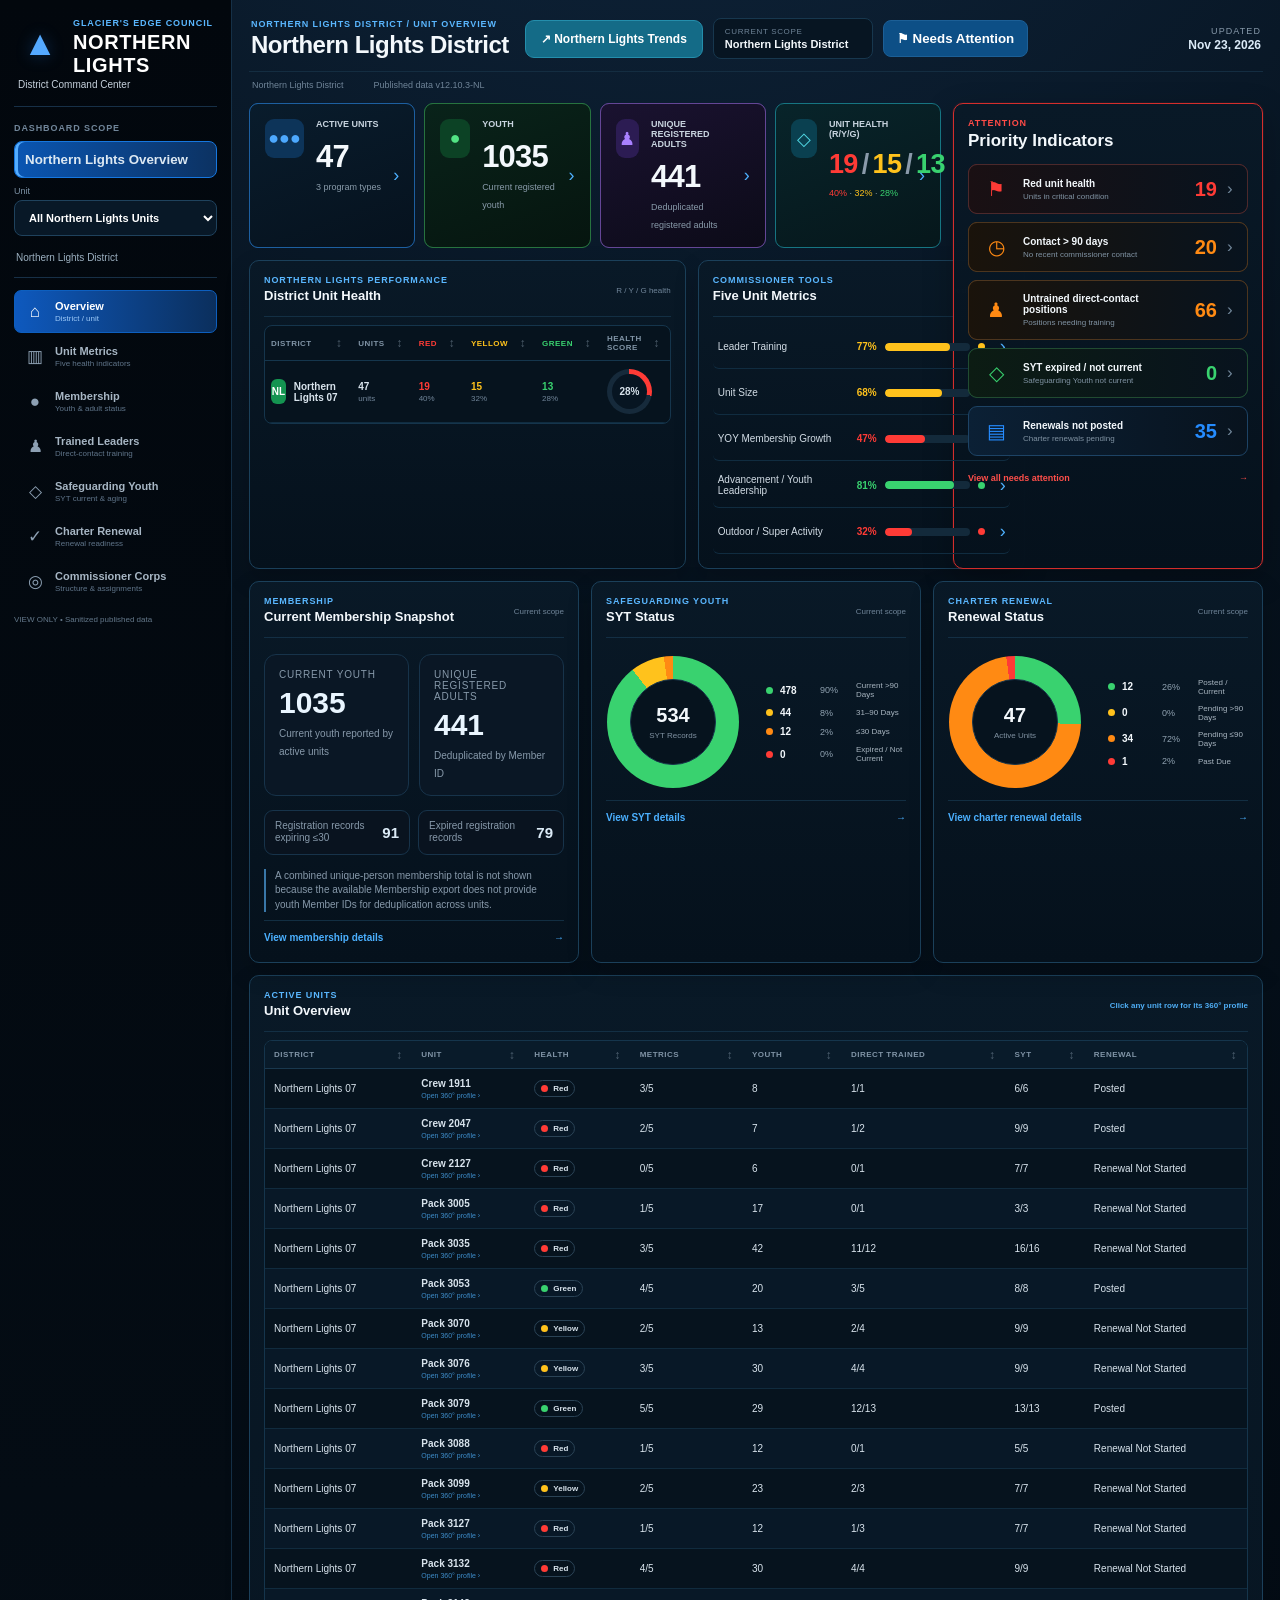
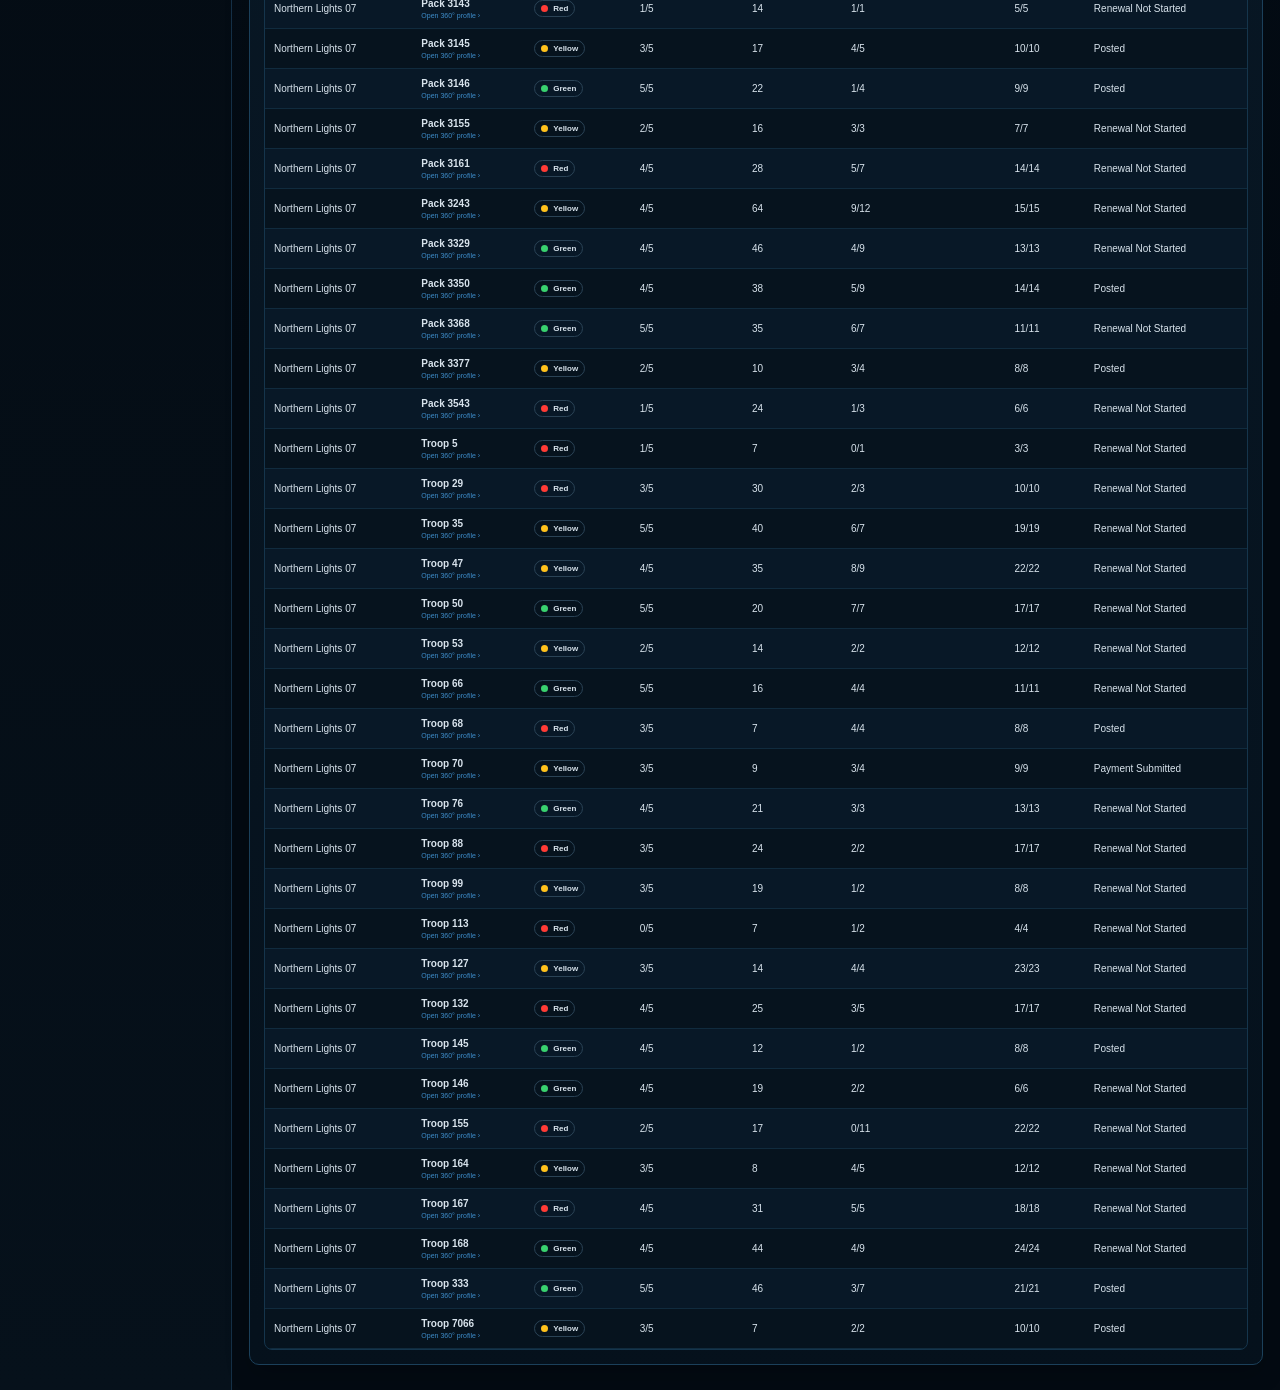
<file: index.html>
<!doctype html><html lang="en"><head><meta charset="utf-8"><meta name="viewport" content="width=device-width,initial-scale=1"><title>Northern Lights District Command Center</title><link rel="stylesheet" href="style.css"><style>.council-trends-link{display:inline-flex;align-items:center;padding:11px 15px;background:#146b87;color:#fff;border:1px solid #248eac;border-radius:9px;font-size:12px;font-weight:700;text-decoration:none;white-space:nowrap}.top-actions{flex-wrap:wrap}.council-trends-link:hover{background:#0e526a}</style></head><body class="viewer">
<div class="app"><aside class="sidebar"><div class="brand"><div class="eyebrow">Glacier's Edge Council</div><h1>NORTHERN LIGHTS</h1><p>District Command Center</p></div>
<div class="scope-panel"><div class="file-title">Dashboard Scope</div><button id="councilScopeBtn" class="scope-btn active">Northern Lights Overview</button><label>Unit<select id="unitSelect"><option value="">All Northern Lights Units</option></select></label><div id="scopeLabel" class="scope-label">Northern Lights District</div></div>
<nav><button class="nav active" data-view="overview"><span class="nav-icon">⌂</span><span><b>Overview</b><small>District / unit</small></span></button><button class="nav" data-view="metrics"><span class="nav-icon">▥</span><span><b>Unit Metrics</b><small>Five health indicators</small></span></button><button class="nav" data-view="membership"><span class="nav-icon">●</span><span><b>Membership</b><small>Youth & adult status</small></span></button><button class="nav" data-view="training"><span class="nav-icon">♟</span><span><b>Trained Leaders</b><small>Direct-contact training</small></span></button><button class="nav" data-view="syt"><span class="nav-icon">◇</span><span><b>Safeguarding Youth</b><small>SYT current & aging</small></span></button><button class="nav" data-view="charter"><span class="nav-icon">✓</span><span><b>Charter Renewal</b><small>Renewal readiness</small></span></button><button class="nav" data-view="commissioners"><span class="nav-icon">◎</span><span><b>Commissioner Corps</b><small>Structure & assignments</small></span></button></nav>
<div id="adminSources" class="file-panel"><div class="file-title">Northern Lights Data Sources</div><label class="filebox"><span><b>Unit Metrics</b><small id="metricsStatus">Not loaded</small></span><input id="metricsFile" type="file" accept=".csv"><i>Upload</i></label><label class="filebox"><span><b>Trained Leaders</b><small id="trainingStatus">Not loaded</small></span><input id="trainingFile" type="file" accept=".csv"><i>Upload</i></label><label class="filebox"><span><b>Safeguarding Youth</b><small id="sytStatus">Not loaded</small></span><input id="sytFile" type="file" accept=".csv"><i>Upload</i></label><label class="filebox"><span><b>Charter Renewal</b><small id="charterStatus">Not loaded</small></span><input id="charterFile" type="file" accept=".csv"><i>Upload</i></label><label class="filebox"><span><b>Membership</b><small id="membershipStatus">Not loaded</small></span><input id="membershipFile" type="file" accept=".csv"><i>Upload</i></label></div>
<div id="viewerNote" class="privacy" hidden>VIEW ONLY • Sanitized published data</div><div id="adminNote" class="privacy">ADMIN • CSVs stay in this browser</div></aside>
<main class="main"><header class="topbar"><div class="command-title"><div id="viewEyebrow" class="eyebrow">Northern Lights Overview</div><h2 id="viewTitle">Northern Lights District</h2></div><div class="top-actions"><a href="trends.html" class="council-trends-link">↗ Northern Lights Trends</a><div class="scope-readout"><span>Current Scope</span><strong id="scopeTop">Northern Lights District</strong></div><button id="attentionBtn" class="attention-toggle"><span>⚑</span> Needs Attention</button></div><div class="updated-date"><span>Updated</span><strong id="dashboardUpdatedDate">—</strong></div></header><div class="meta"><span id="metaScope">Northern Lights District</span><span id="metaDate"></span><span id="dataState"></span></div>
<section id="emptyState" class="empty card"><h2>Load the five Northern Lights reports</h2><p>Unit Metrics and Charter Renewal define the active Northern Lights unit roster. Training, SYT, and Membership enrich those units. Full council exports are accepted and automatically filtered to Northern Lights 07.</p></section>
<section id="publishPanel" class="card publish-panel"><div class="section-head"><div><div class="eyebrow">Viewer Publishing</div><h3>Generate Sanitized Viewer data.js</h3><p>Publishes unit and district aggregates only; names, member IDs, email, phone, and addresses are excluded.</p></div><button id="publishBtn" class="publish-btn">Generate Viewer data.js</button></div><div id="publishStatus" class="muted">Load Northern Lights reports first.</div></section>
<section id="overviewView" class="view" hidden>
<div id="unitProfile" class="card unit-profile" hidden><div class="profile-head"><div><div class="eyebrow">360° Unit Profile</div><h3 id="profileTitle">Unit</h3><p id="profileOrg" class="muted"></p></div><span id="profileHealth" class="profile-health">—</span></div><div id="profileGrid" class="profile-grid"></div></div>
<div class="overview-shell">
  <div class="overview-core">
    <div id="overviewKpis" class="hero-kpis"></div>
    <div class="overview-middle">
      <section class="card scorecard-card"><div class="panel-heading"><div><div class="eyebrow">Northern Lights Performance</div><h3>District Unit Health</h3></div><span class="panel-caption">R / Y / G health</span></div><div class="tablewrap clean-table"><table><thead><tr><th data-sort-type="text">District</th><th data-sort-type="number">Units</th><th class="r-text" data-sort-type="number">Red</th><th class="y-text" data-sort-type="number">Yellow</th><th class="g-text" data-sort-type="number">Green</th><th data-sort-type="number">Health Score</th></tr></thead><tbody id="districtRows"></tbody></table></div></section>
      <section class="card metrics-summary-card"><div class="panel-heading"><div><div class="eyebrow">Commissioner Tools</div><h3>Five Unit Metrics</h3></div><span class="panel-caption">% units meeting</span></div><div id="overviewMetricBars" class="metric-bars"></div></section>
    </div>
  </div>
  <aside class="card priority-panel"><div class="priority-heading"><div class="eyebrow red-eyebrow">Attention</div><h3>Priority Indicators</h3></div><div id="priorityList" class="priority-stack"></div><button id="priorityAction" class="priority-action" type="button">View all needs attention <span>→</span></button></aside>
</div>
<div class="status-grid">
  <section class="card status-card"><div class="panel-heading"><div><div class="eyebrow">Membership</div><h3>Current Membership Snapshot</h3></div><span class="scope-mini">Current scope</span></div><div id="membershipDonut"></div><button class="panel-link" data-target-view="membership" type="button">View membership details <span>→</span></button></section>
  <section class="card status-card"><div class="panel-heading"><div><div class="eyebrow">Safeguarding Youth</div><h3>SYT Status</h3></div><span class="scope-mini">Current scope</span></div><div id="sytDonut"></div><button class="panel-link" data-target-view="syt" type="button">View SYT details <span>→</span></button></section>
  <section class="card status-card"><div class="panel-heading"><div><div class="eyebrow">Charter Renewal</div><h3>Renewal Status</h3></div><span class="scope-mini">Current scope</span></div><div id="charterDonut"></div><button class="panel-link" data-target-view="charter" type="button">View charter renewal details <span>→</span></button></section>
</div>
<section class="card unit-table-card"><div class="panel-heading"><div><div class="eyebrow">Active Units</div><h3>Unit Overview</h3></div><span class="panel-caption">Click any unit row for its 360° profile</span></div><div class="tablewrap"><table><thead><tr><th data-sort-type="text">District</th><th data-sort-type="unit">Unit</th><th data-sort-type="health">Health</th><th data-sort-type="number">Metrics</th><th data-sort-type="number">Youth</th><th data-sort-type="number">Direct Trained</th><th data-sort-type="number">SYT</th><th data-sort-type="text">Renewal</th></tr></thead><tbody id="unitRows"></tbody></table></div></section>
</section>
<section id="metricsView" class="view" hidden><div id="metricsKpis" class="kpis"></div><section class="card"><div class="eyebrow">Five Commissioner Tools Metrics</div><h3>Health Indicators</h3><div id="metricIndicators" class="health-grid"></div></section><section class="card"><div class="tablewrap"><table><thead><tr><th data-sort-type="text">District</th><th data-sort-type="unit">Unit</th><th data-sort-type="health">Health</th><th data-sort-type="number">Score</th><th data-sort-type="number">Youth</th><th data-sort-type="number">YOY</th><th data-sort-type="number">Retention</th><th data-sort-type="date">Last Contact</th><th data-sort-type="text">Commissioner</th></tr></thead><tbody id="metricRows"></tbody></table></div></section></section>
<section id="membershipView" class="view" hidden><div id="membershipKpis" class="kpis"></div><div class="data-definition-note"><strong>Adult count definitions:</strong> <b>Unique Registered Adults</b> is a deduplicated people count using Member ID. <b>Adult Registrations</b> counts unit registrations and may count the same person more than once when they serve in multiple units or positions.</div><section class="card"><div class="eyebrow">Registration Exposure</div><h3>Membership Aging</h3><div id="membershipBands" class="aging-bands"></div></section><section class="card"><div class="tablewrap"><table><thead><tr><th data-sort-type="text">District</th><th data-sort-type="unit">Unit</th><th data-sort-type="number">Youth Current</th><th data-sort-type="number">Youth ≤30</th><th data-sort-type="number">Youth Expired</th><th data-sort-type="number">Adult Registrations Current</th><th data-sort-type="number">Adult Reg. ≤30</th><th data-sort-type="number">Adult Reg. Expired</th></tr></thead><tbody id="membershipRows"></tbody></table></div></section></section>
<section id="trainingView" class="view" hidden><div id="trainingKpis" class="kpis"></div><section class="card"><div class="eyebrow">Direct Contact Training</div><h3>By Program</h3><div id="trainingBars" class="bars"></div></section><section class="card"><div class="tablewrap"><table><thead><tr><th data-sort-type="text">District</th><th data-sort-type="unit">Unit</th><th data-sort-type="text">Position / Program</th><th data-sort-type="yesno">Direct</th><th data-sort-type="yesno">Trained</th><th data-sort-type="number">Count</th></tr></thead><tbody id="trainingRows"></tbody></table></div></section></section>
<section id="sytView" class="view" hidden><div id="sytKpis" class="kpis"></div><section class="card"><div class="eyebrow">SYT Aging</div><h3>Registration Records</h3><div id="sytBands" class="aging-bands"></div></section><section class="card"><div class="tablewrap"><table><thead><tr><th data-sort-type="text">District</th><th data-sort-type="unit">Unit</th><th data-sort-type="syt">Status</th><th data-sort-type="number">Count</th></tr></thead><tbody id="sytRows"></tbody></table></div></section></section>
<section id="charterView" class="view" hidden><div id="charterKpis" class="kpis"></div><section class="card"><div class="eyebrow">Renewal Aging</div><h3>Charter Status</h3><div id="charterBands" class="aging-bands"></div></section><section class="card"><div class="tablewrap"><table><thead><tr><th data-sort-type="text">District</th><th data-sort-type="unit">Unit</th><th data-sort-type="text">Chartered Organization</th><th data-sort-type="text">Status</th><th data-sort-type="date">Expiry</th><th data-sort-type="number">Youth</th><th data-sort-type="number">Adult Registrations</th></tr></thead><tbody id="charterRows"></tbody></table></div></section></section>

<section id="commissionersView" class="view" hidden>
  <div class="commissioner-hero card">
    <div>
      <div class="eyebrow">Northern Lights District</div>
      <h2>Commissioner Structure</h2>
      <p>Supporting Strong Units Across Our District</p>
      <small>A comprehensive view of commissioner leadership, regional coverage, unit assignments, Roundtable support, and recruiting needs.</small>
    </div>
    <div class="commissioner-summary">
      <div><strong>1</strong><span>District Commissioner</span></div>
      <div><strong>3</strong><span>Assistant District Commissioners</span></div>
      <div><strong>15</strong><span>Unit Commissioners / Open Roles</span></div>
      <div><strong>47</strong><span>Units Served</span></div>
    </div>
  </div>

  <div class="commissioner-layout">
    <div class="commissioner-main">
      <section class="card leader-card">
        <div class="panel-heading"><div><div class="eyebrow">District Leadership</div><h3>District Commissioner</h3></div><span class="leadership-badge">Districtwide</span></div>
        <div class="leader-profile">
          <div class="leader-initials">CB</div>
          <div><h3>Chad Brummund</h3><p>Leads the commissioner corps and ensures consistent service across all regions.</p></div>
        </div>
        <div class="responsibility-grid">
          <span>Recruit & train commissioners</span><span>Ensure unit visits & support</span><span>Coordinate with district leadership</span><span>Support unit retention efforts</span>
        </div>
      </section>

      <section class="card">
        <div class="panel-heading"><div><div class="eyebrow">Regional Coverage</div><h3>Assistant District Commissioners & Unit Assignments</h3></div><span class="panel-caption">Click a unit to open its 360° profile</span></div>
        <div class="region-grid">
          <article class="region-card">
            <div class="region-head"><div><span class="region-dot east"></span><b>Eastern Central Region</b></div><span class="recruiting-badge">ADC Recruiting</span></div>
            <div class="commissioner-assignment"><strong>Michael Wallace</strong><div class="assignment-units" data-units="P3145,T145,T76,P3076"><span class="unit-assignment-btn missing">P3145</span><span class="unit-assignment-btn missing">T145</span><span class="unit-assignment-btn missing">T76</span><span class="unit-assignment-btn missing">P3076</span></div></div>
            <div class="commissioner-assignment"><strong>Dennis Tiedt</strong><div class="assignment-units" data-units="P3088,T88"><span class="unit-assignment-btn missing">P3088</span><span class="unit-assignment-btn missing">T88</span></div></div>
            <div class="commissioner-assignment"><strong>Steven Kimball</strong><div class="assignment-units" data-units="P3005,T5,P3127,T127,T146"><span class="unit-assignment-btn missing">P3005</span><span class="unit-assignment-btn missing">T5</span><span class="unit-assignment-btn missing">P3127</span><span class="unit-assignment-btn missing">T127</span><span class="unit-assignment-btn missing">T146</span></div></div>
          </article>
          <article class="region-card">
            <div class="region-head"><div><span class="region-dot northcentral"></span><b>North Central Region</b></div><span class="recruiting-badge">ADC Recruiting</span></div>
            <div class="commissioner-assignment open"><strong>Open Unit Commissioner</strong><div class="assignment-units" data-units="P3143,P3243,P3543,P3099,T99"><span class="unit-assignment-btn missing">P3143</span><span class="unit-assignment-btn missing">P3243</span><span class="unit-assignment-btn missing">P3543</span><span class="unit-assignment-btn missing">P3099</span><span class="unit-assignment-btn missing">T99</span></div></div>
            <div class="commissioner-assignment open"><strong>Open Unit Commissioner</strong><div class="assignment-units" data-units="T35,P3035,T155,P3155"><span class="unit-assignment-btn missing">T35</span><span class="unit-assignment-btn missing">P3035</span><span class="unit-assignment-btn missing">T155</span><span class="unit-assignment-btn missing">P3155</span></div></div>
            <div class="commissioner-assignment open"><strong>Open Unit Commissioner</strong><div class="assignment-units" data-units="T47,T68,T333,P3368"><span class="unit-assignment-btn missing">T47</span><span class="unit-assignment-btn missing">T68</span><span class="unit-assignment-btn missing">T333</span><span class="unit-assignment-btn missing">P3368</span></div></div>
          </article>
          <article class="region-card">
            <div class="region-head"><div><span class="region-dot south"></span><b>Southern Region</b></div><span class="filled-badge">ADC Jerry Pfeffer</span></div>
            <div class="commissioner-assignment"><strong>Jeanne Braun</strong><div class="assignment-units" data-units="P3132,T132"><span class="unit-assignment-btn missing">P3132</span><span class="unit-assignment-btn missing">T132</span></div></div>
            <div class="commissioner-assignment"><strong>Kris Whitman</strong><div class="assignment-units" data-units="P3329,T29"><span class="unit-assignment-btn missing">P3329</span><span class="unit-assignment-btn missing">T29</span></div></div>
            <div class="commissioner-assignment"><strong>Amy Steinmetz</strong><div class="assignment-units" data-units="P3350,T50,T168"><span class="unit-assignment-btn missing">P3350</span><span class="unit-assignment-btn missing">T50</span><span class="unit-assignment-btn missing">T168</span></div></div>
            <div class="commissioner-assignment"><strong>Dan Maahs</strong><div class="assignment-units" data-units="T53"><span class="unit-assignment-btn missing">T53</span></div></div>
            <div class="commissioner-assignment"><strong>Jim Kleckner</strong><div class="assignment-units" data-units="P3053,T164,P3161,T167"><span class="unit-assignment-btn missing">P3053</span><span class="unit-assignment-btn missing">T164</span><span class="unit-assignment-btn missing">P3161</span><span class="unit-assignment-btn missing">T167</span></div></div>
          </article>
          <article class="region-card">
            <div class="region-head"><div><span class="region-dot north"></span><b>Northern Region</b></div><span class="filled-badge">ADC Melissa Hall</span></div>
            <div class="commissioner-assignment"><strong>Mary Bobiak</strong><div class="assignment-units" data-units="P3070,T70,P3079,T66,T7066"><span class="unit-assignment-btn missing">P3070</span><span class="unit-assignment-btn missing">T70</span><span class="unit-assignment-btn missing">P3079</span><span class="unit-assignment-btn missing">T66</span><span class="unit-assignment-btn missing">T7066</span></div></div>
            <div class="commissioner-assignment"><strong>Cory Skolaski</strong><div class="assignment-units" data-units="P3377"><span class="unit-assignment-btn missing">P3377</span></div></div>
            <div class="commissioner-assignment"><strong>Amber Skolaski</strong><div class="assignment-units" data-units="T113"><span class="unit-assignment-btn missing">T113</span></div></div>
          </article>
        </div>
      </section>
    </div>

    <aside class="commissioner-side">
      <section class="card support-card"><div class="eyebrow">Regional Structure</div><h3>Unit Support Model</h3><p>Four regional ADC roles oversee geographic regions. Specialized ADCs support Roundtables and Venture Crews.</p><p>Unit Commissioners support <strong>1–6 units each</strong> through connections and by being the Single Best Resource.</p></section>
      <section class="card support-card">
        <div class="eyebrow">Roundtable Leadership</div><h3>Just-in-Time Leader Support</h3>
        <p>Program ideas, training, resources, and networking for unit leaders.</p>
        <div class="support-person"><span>ADC – Roundtables</span><strong>Sarina Brummund</strong></div>
        <div class="support-person"><span>Roundtable Commissioners</span><strong>Cory Skolaski<br>Amy Steinmetz<br>Noah Steinmetz</strong></div>
        <div class="support-person"><span>Assistant Roundtable Commissioners</span><strong>Greg Porter<br>Allen Porter</strong></div>
      </section>
      <section class="card support-card">
        <div class="eyebrow">Venture Crew Support</div><h3>ADC – Venture Crews</h3>
        <div class="support-person"><strong>Dennis Tiedt</strong></div>
        <p>High adventure • Leadership development • Specialized skills • Service & community involvement</p>
        <div class="crew-links assignment-units" data-units="C1911,C2047,C2127"><span class="unit-assignment-btn missing">C1911</span><span class="unit-assignment-btn missing">C2047</span><span class="unit-assignment-btn missing">C2127</span></div>
      </section>
      <section class="card mission-card">
        <div class="eyebrow">Our Mission</div><h3>Strong Units Through Service</h3>
        <ul><li>Support quality unit programs</li><li>Provide regular contact and guidance</li><li>Solve problems quickly</li><li>Strengthen communication across all units</li></ul>
      </section>
      <section class="card recruiting-card">
        <div class="eyebrow red-eyebrow">Join the Team</div><h3>Commissioners Needed</h3>
        <p>We are actively recruiting Commissioners so every Northern Lights unit receives consistent support.</p>
        <a href="mailto:scoutdadchad@gmail.com">scoutdadchad@gmail.com</a>
      </section>
    </aside>
  </div>
</section>

</main></div><script src="data.js"></script><script src="script.js"></script></body></html>
</file>
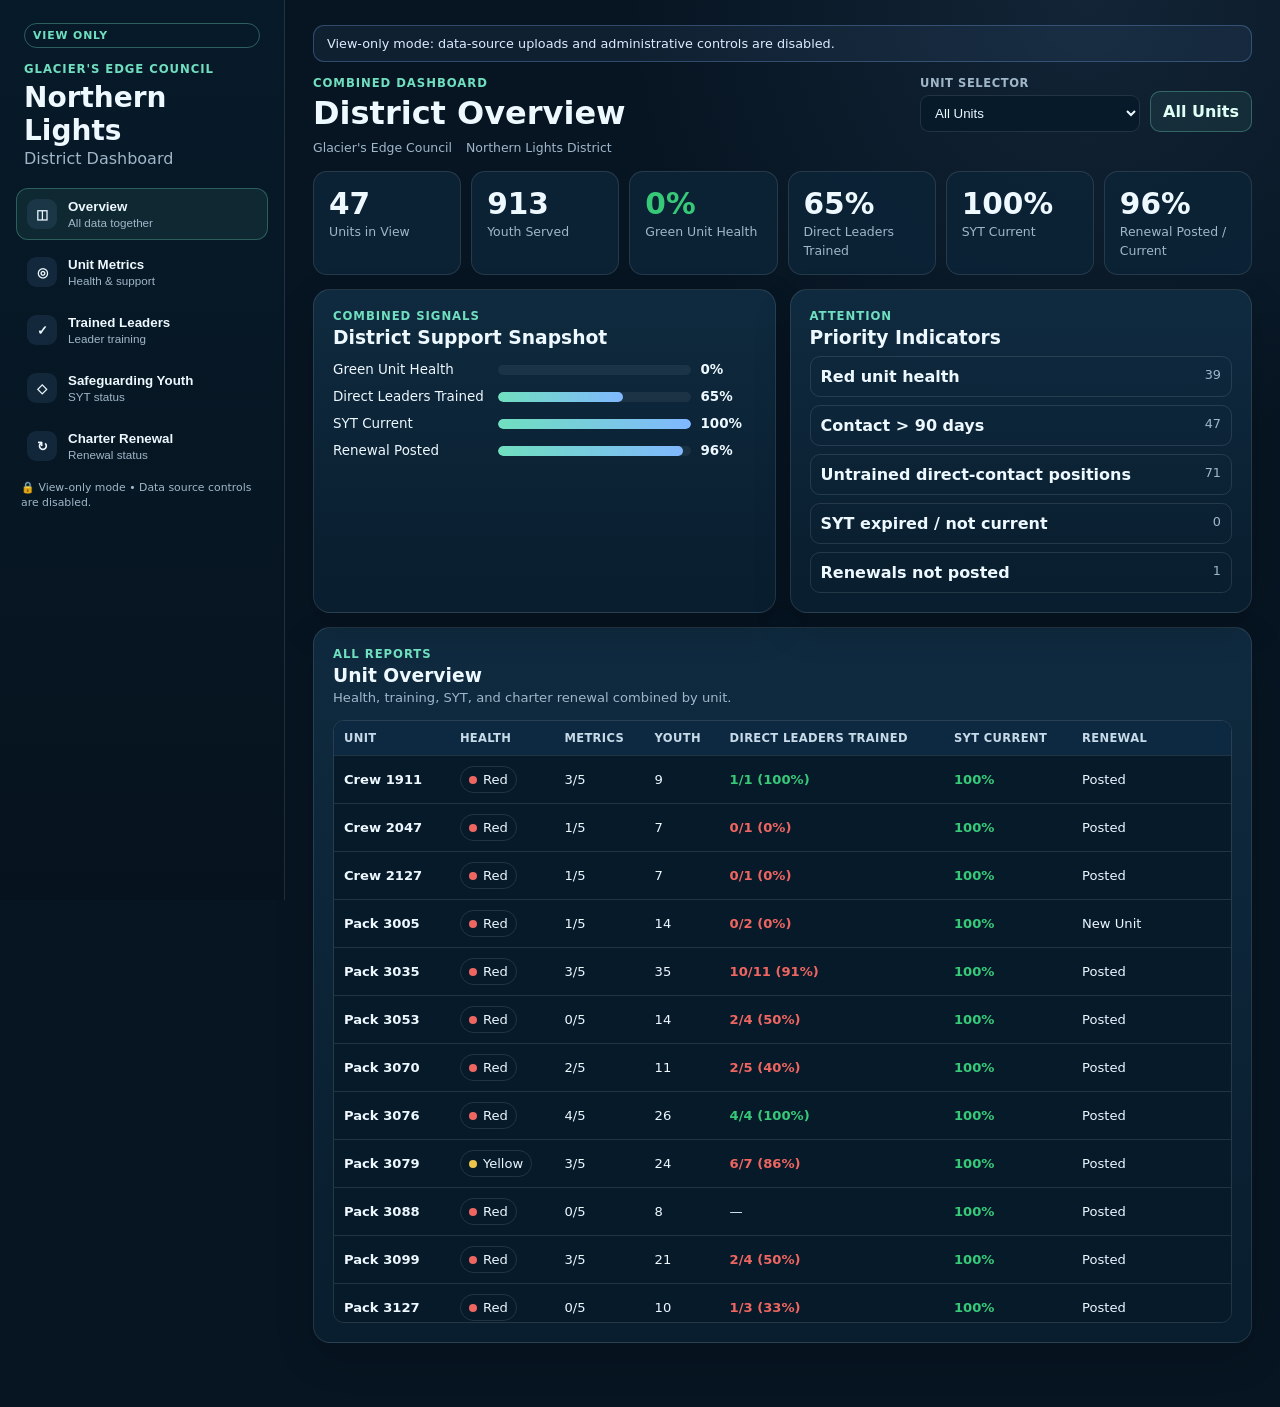
<file: viewer/index.html>
<!doctype html>
<html lang="en">
<head>
<meta charset="utf-8">
<meta name="viewport" content="width=device-width,initial-scale=1">
<title>Glacier's Edge — Northern Lights District Dashboard</title>
<link rel="stylesheet" href="style.css">
</head>
<body>
<div class="app">
  <aside class="sidebar">
    <div class="viewer-badge">VIEW ONLY</div><div class="brand">
      <div class="eyebrow">Glacier's Edge Council</div>
      <h1>Northern Lights</h1>
      <p>District Dashboard</p>
    </div>

    <nav>
      <button class="nav active" data-view="overview"><span class="navicon">◫</span><span><b>Overview</b><small>All data together</small></span></button>
      <button class="nav" data-view="metrics"><span class="navicon">◎</span><span><b>Unit Metrics</b><small>Health & support</small></span></button>
      <button class="nav" data-view="training"><span class="navicon">✓</span><span><b>Trained Leaders</b><small>Leader training</small></span></button>
      <button class="nav" data-view="syt"><span class="navicon">◇</span><span><b>Safeguarding Youth</b><small>SYT status</small></span></button>
      <button class="nav" data-view="charter"><span class="navicon">↻</span><span><b>Charter Renewal</b><small>Renewal status</small></span></button>
    </nav>

    <div class="file-panel viewer-hidden">
      <div class="file-title">Data Sources</div>
      <label class="filebox"><span><b>Unit Metrics</b><small id="metricsFileStatus">Not loaded</small></span><input id="metricsFile" type="file" accept=".csv,text/csv"><i>Upload</i></label>
      <label class="filebox"><span><b>Trained Leaders</b><small id="trainingFileStatus">Not loaded</small></span><input id="trainingFile" type="file" accept=".csv,text/csv"><i>Upload</i></label>
      <label class="filebox"><span><b>Safeguarding Youth</b><small id="sytFileStatus">Not loaded</small></span><input id="sytFile" type="file" accept=".csv,text/csv"><i>Upload</i></label>
      <label class="filebox"><span><b>Charter Renewal</b><small id="charterFileStatus">Not loaded</small></span><input id="charterFile" type="file" accept=".csv,text/csv"><i>Upload</i></label>
    </div>

    <div class="privacy">🔒 View-only mode • Data source controls are disabled.</div>
  </aside>

  <main class="main"><div class="readonly-notice">View-only mode: data-source uploads and administrative controls are disabled.</div>
    <header class="topbar">
      <div>
        <div id="viewEyebrow" class="eyebrow">Combined Dashboard</div>
        <h2 id="viewTitle">District Overview</h2>
      </div>
      <div class="top-controls">
        <label class="unit-select-label">Unit Selector
          <select id="globalUnitSelect"><option value="">All Units</option></select>
        </label>
        <div id="unitIndicator" class="unit-indicator">All Units</div>
      </div>
    </header>

    <div class="meta"><span>Glacier's Edge Council</span><span>Northern Lights District</span><span id="metaDate"></span></div>

    <section id="emptyState" class="empty card">
      <div class="empty-icon">◫</div>
      <h2>Load one or more Northern Lights reports</h2>
      <p>Each dashboard can operate independently. Load all four reports to unlock the complete combined Overview.</p>
    </section>

    <section id="overviewView" class="view" hidden>
      <div class="kpis">
        <div class="kpi"><b id="ovUnits">0</b><span>Units in View</span></div>
        <div class="kpi"><b id="ovYouth">0</b><span>Youth Served</span></div>
        <div class="kpi green"><b id="ovGreen">0%</b><span>Green Unit Health</span></div>
        <div class="kpi"><b id="ovTraining">0%</b><span>Direct Leaders Trained</span></div>
        <div class="kpi"><b id="ovSyt">0%</b><span>SYT Current</span></div>
        <div class="kpi"><b id="ovRenewal">0%</b><span>Renewal Posted / Current</span></div>
      </div>

      <div class="grid2">
        <section class="card"><div class="eyebrow">Combined Signals</div><h3>District Support Snapshot</h3><div id="overviewBars" class="bars"></div></section>
        <section class="card"><div class="eyebrow">Attention</div><h3>Priority Indicators</h3><div id="overviewPriorities"></div></section>
      </div>

      <section class="card">
        <div class="section-head"><div><div class="eyebrow">All Reports</div><h3>Unit Overview</h3><p>Health, training, SYT, and charter renewal combined by unit.</p></div></div>
        <div class="tablewrap"><table>
          <thead><tr><th>Unit</th><th>Health</th><th>Metrics</th><th>Youth</th><th>Direct Leaders Trained</th><th>SYT Current</th><th>Renewal</th><th>Last Contact</th></tr></thead>
          <tbody id="overviewRows"></tbody>
        </table></div>
      </section>
    </section>

    <section id="metricsView" class="view" hidden>
      <div id="metricsEmpty" class="empty card"><h2>Unit Metrics report not loaded</h2><p>Upload Unit Metrics Snapshot from the left panel.</p></div>
      <div id="metricsContent" hidden>
        <div class="kpis">
          <div class="kpi"><b id="mUnits">0</b><span>Units</span></div>
          <div class="kpi green"><b id="mGreen">0</b><span>Green</span></div>
          <div class="kpi yellow"><b id="mYellow">0</b><span>Yellow</span></div>
          <div class="kpi red"><b id="mRed">0</b><span>Red</span></div>
          <div class="kpi"><b id="mStale">0</b><span>Contact &gt; 90 Days</span></div>
          <div class="kpi"><b id="mDecline">0</b><span>Membership Decline</span></div>
        </div>
        <section class="card">
          <div class="section-head"><div><div class="eyebrow">Unit Metrics Snapshot</div><h3>Unit Health Dashboard</h3></div>
            <div class="filters"><select id="metricHealth"><option value="">All health</option><option>Green</option><option>Yellow</option><option>Red</option></select><input id="metricSearch" type="search" placeholder="Search units..."></div>
          </div>
          <div class="tablewrap"><table>
            <thead><tr><th>Health</th><th>Unit</th><th>Metrics</th><th>Youth</th><th>YOY</th><th>Retention</th><th>Last Connection</th><th>Assigned Commissioners</th></tr></thead>
            <tbody id="metricRows"></tbody>
          </table></div>
        </section>
      </div>
    </section>

    <section id="trainingView" class="view" hidden>
      <div id="trainingEmpty" class="empty card"><h2>Trained Leaders report not loaded</h2><p>Upload Trained Leaders Status from the left panel.</p></div>
      <div id="trainingContent" hidden>
        <div class="kpis">
          <div class="kpi"><b id="tPeople">0</b><span>Unique Leaders</span></div>
          <div class="kpi"><b id="tPositions">0</b><span>Unit Positions</span></div>
          <div class="kpi green"><b id="tTrained">0%</b><span>All Positions Trained</span></div>
          <div class="kpi"><b id="tDirect">0</b><span>Direct Contact Positions</span></div>
          <div class="kpi green"><b id="tDirectPct">0%</b><span>Direct Contact Trained</span></div>
          <div class="kpi red"><b id="tUntrainedDirect">0</b><span>Untrained Direct Contact</span></div>
        </div>

        <div class="grid2">
          <section class="card"><div class="eyebrow">Program</div><h3>Direct Contact Training</h3><div id="trainingBars" class="bars"></div></section>
          <section class="card"><div class="eyebrow">Unit Gaps</div><h3>Units Needing Training Support</h3><div id="trainingPriorities"></div></section>
        </div>

        <section class="card">
          <div class="section-head">
            <div><div class="eyebrow">Training Detail</div><h3>Leader Training Status</h3></div>
            <div class="filters">
              <select id="trainingFilter">
                <option value="direct">Direct contact leaders</option>
                <option value="untrained-direct">Untrained direct-contact leaders only</option>
                <option value="all">All unit positions</option>
                <option value="untrained-all">All untrained positions</option>
              </select>
              <button id="untrainedDirectBtn" class="alert-btn">Show Untrained Direct Contact Only</button>
              <input id="trainingSearch" type="search" placeholder="Search leader or position...">
            </div>
          </div>
          <div class="tablewrap"><table>
            <thead><tr><th>Unit</th><th>Position</th><th>Direct Contact</th><th>Trained</th><th>Count</th></tr></thead>
            <tbody id="trainingRows"></tbody>
          </table></div>
        </section>
      </div>
    </section>

    <section id="sytView" class="view" hidden>
      <div id="sytEmpty" class="empty card"><h2>Safeguarding Youth report not loaded</h2><p>Upload the Safeguarding Youth Training Aging Report from the left panel.</p></div>
      <div id="sytContent" hidden>
        <div class="kpis">
          <div class="kpi"><b id="sPeople">0</b><span>Registered People</span></div>
          <div class="kpi green"><b id="sCurrent">0%</b><span>SYT Current</span></div>
          <div class="kpi yellow"><b id="s90">0</b><span>Expires ≤ 90 Days</span></div>
          <div class="kpi red"><b id="s30">0</b><span>Expires ≤ 30 Days</span></div>
          <div class="kpi red"><b id="sExpired">0</b><span>Expired / Not Current</span></div>
          <div class="kpi"><b id="sUnitPeople">0</b><span>Unit-Assigned Records</span></div>
        </div>

        <section class="card">
          <div class="section-head"><div><div class="eyebrow">Safeguarding Youth</div><h3>Training Aging Dashboard</h3></div>
            <div class="filters"><select id="sytFilter"><option value="">All statuses</option><option value="expired">Expired / Not Current</option><option value="30">Expires ≤ 30 Days</option><option value="90">Expires ≤ 90 Days</option><option value="current">Current</option></select><input id="sytSearch" type="search" placeholder="Search leader or position..."></div>
          </div>
          <div class="tablewrap"><table>
            <thead><tr><th>Unit</th><th>SYT Status</th><th>Count</th></tr></thead>
            <tbody id="sytRows"></tbody>
          </table></div>
        </section>
      </div>
    </section>

    <section id="charterView" class="view" hidden>
      <div id="charterEmpty" class="empty card"><h2>Charter Renewal report not loaded</h2><p>Upload the Unit Renewal Status Report from the left panel.</p></div>
      <div id="charterContent" hidden>
        <div class="kpis">
          <div class="kpi"><b id="cUnits">0</b><span>Units</span></div>
          <div class="kpi green"><b id="cPosted">0</b><span>Posted</span></div>
          <div class="kpi yellow"><b id="cPending">0</b><span>Pending / In Process</span></div>
          <div class="kpi"><b id="cNew">0</b><span>New Units</span></div>
          <div class="kpi"><b id="c90">0</b><span>Expires ≤ 90 Days</span></div>
          <div class="kpi red"><b id="c30">0</b><span>Expires ≤ 30 Days</span></div>
        </div>

        <section class="card">
          <div class="section-head"><div><div class="eyebrow">Charter Renewal</div><h3>Unit Renewal Dashboard</h3></div>
            <div class="filters"><select id="charterFilter"><option value="">All statuses</option><option value="Posted">Posted</option><option value="pending">Pending / other</option><option value="new">New Unit</option></select><input id="charterSearch" type="search" placeholder="Search unit or chartered org..."></div>
          </div>
          <div class="tablewrap"><table>
            <thead><tr><th>Unit</th><th>Chartered Organization</th><th>Renewal Status</th><th>Current Expiry</th><th>Days Remaining</th><th>Youth</th><th>Adults</th><th>Last Modified</th></tr></thead>
            <tbody id="charterRows"></tbody>
          </table></div>
        </section>
      </div>
    </section>
  </main>
</div>
<script src="data.js"></script>
<script src="script.js"></script>
</body>
</html>
</file>
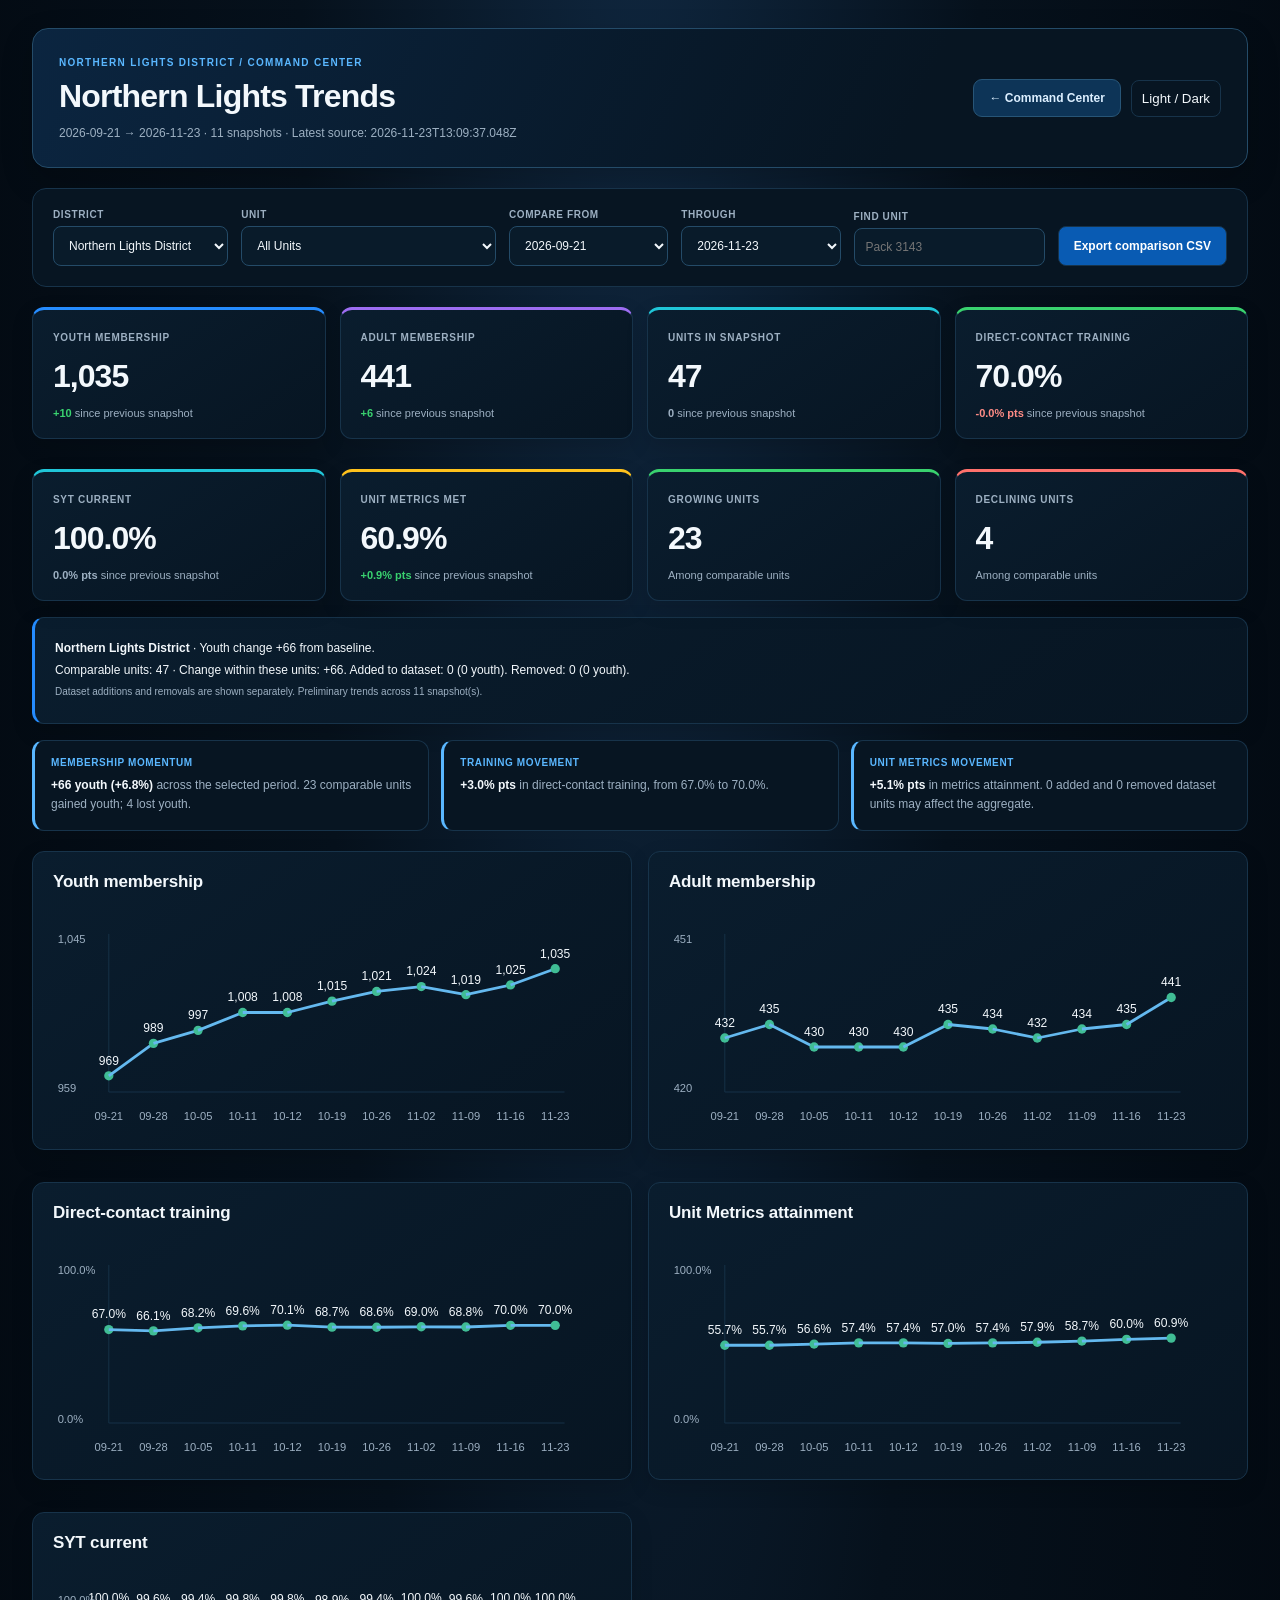
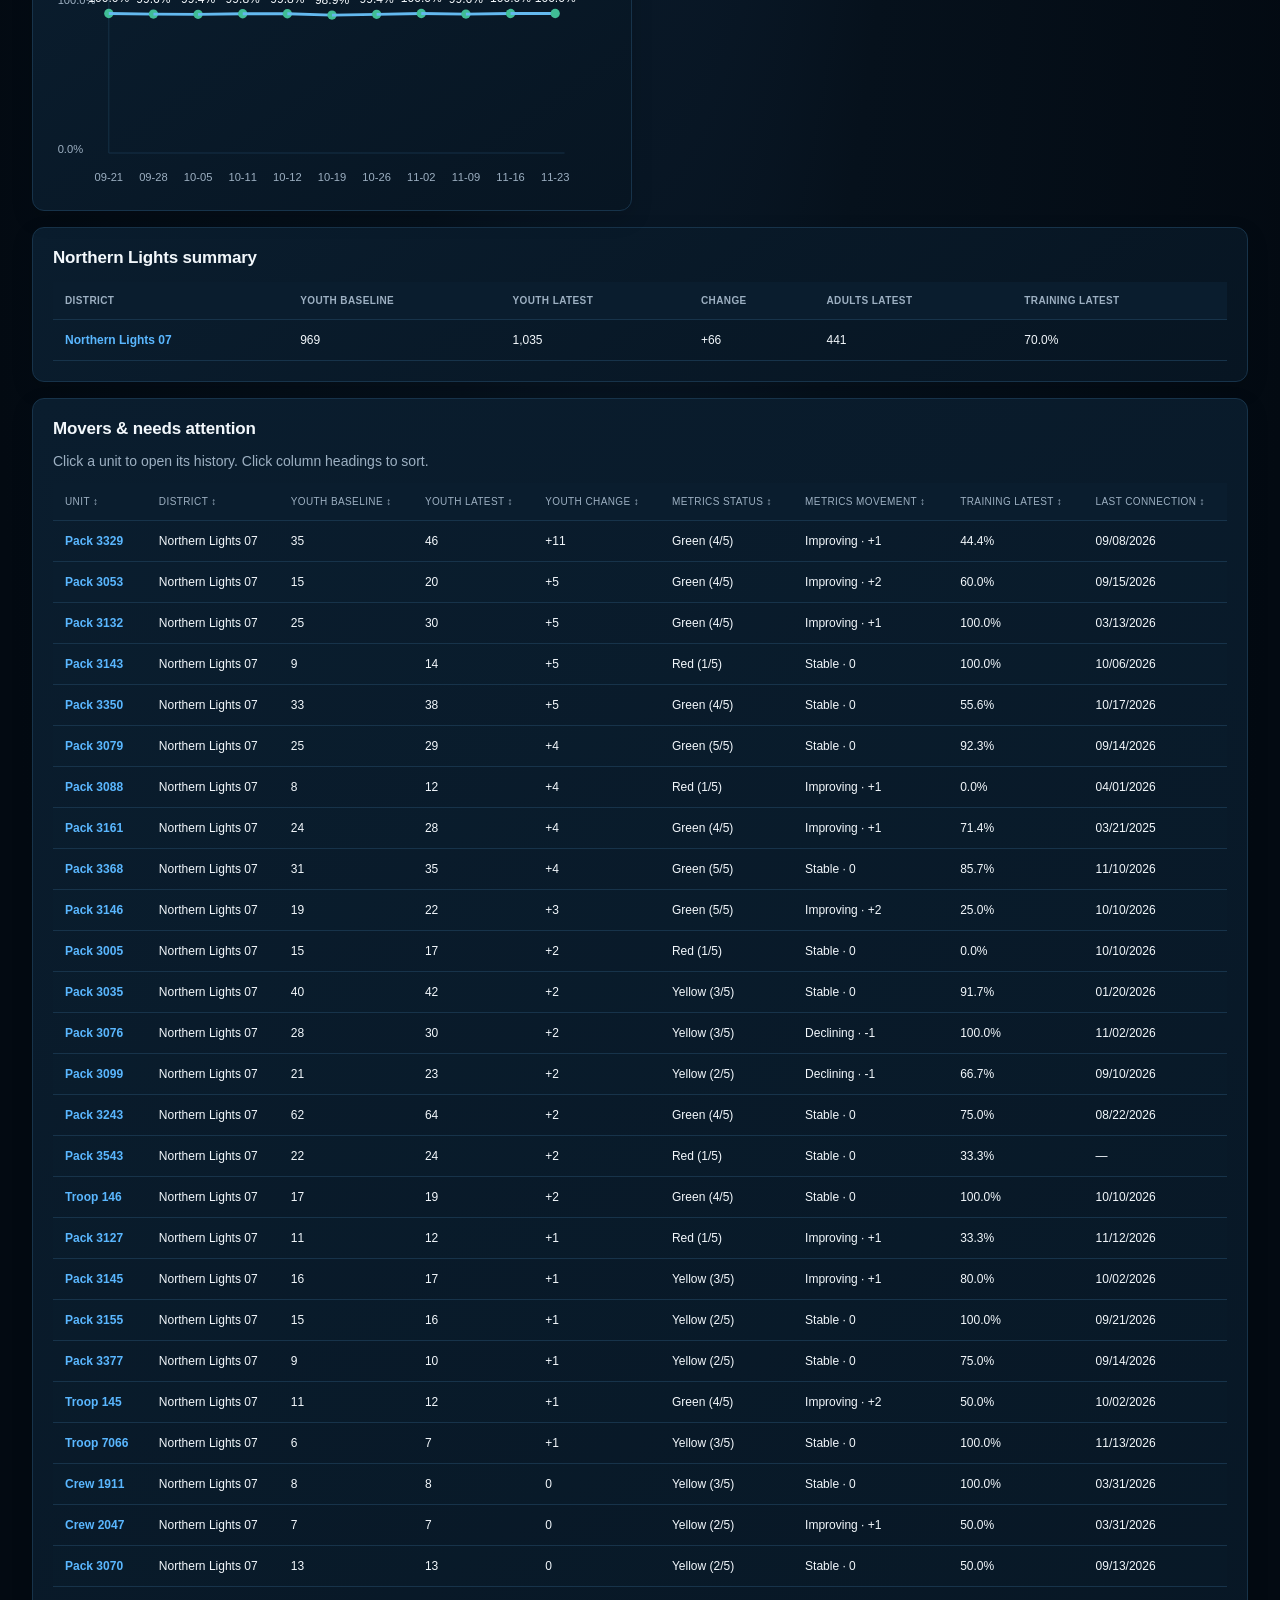
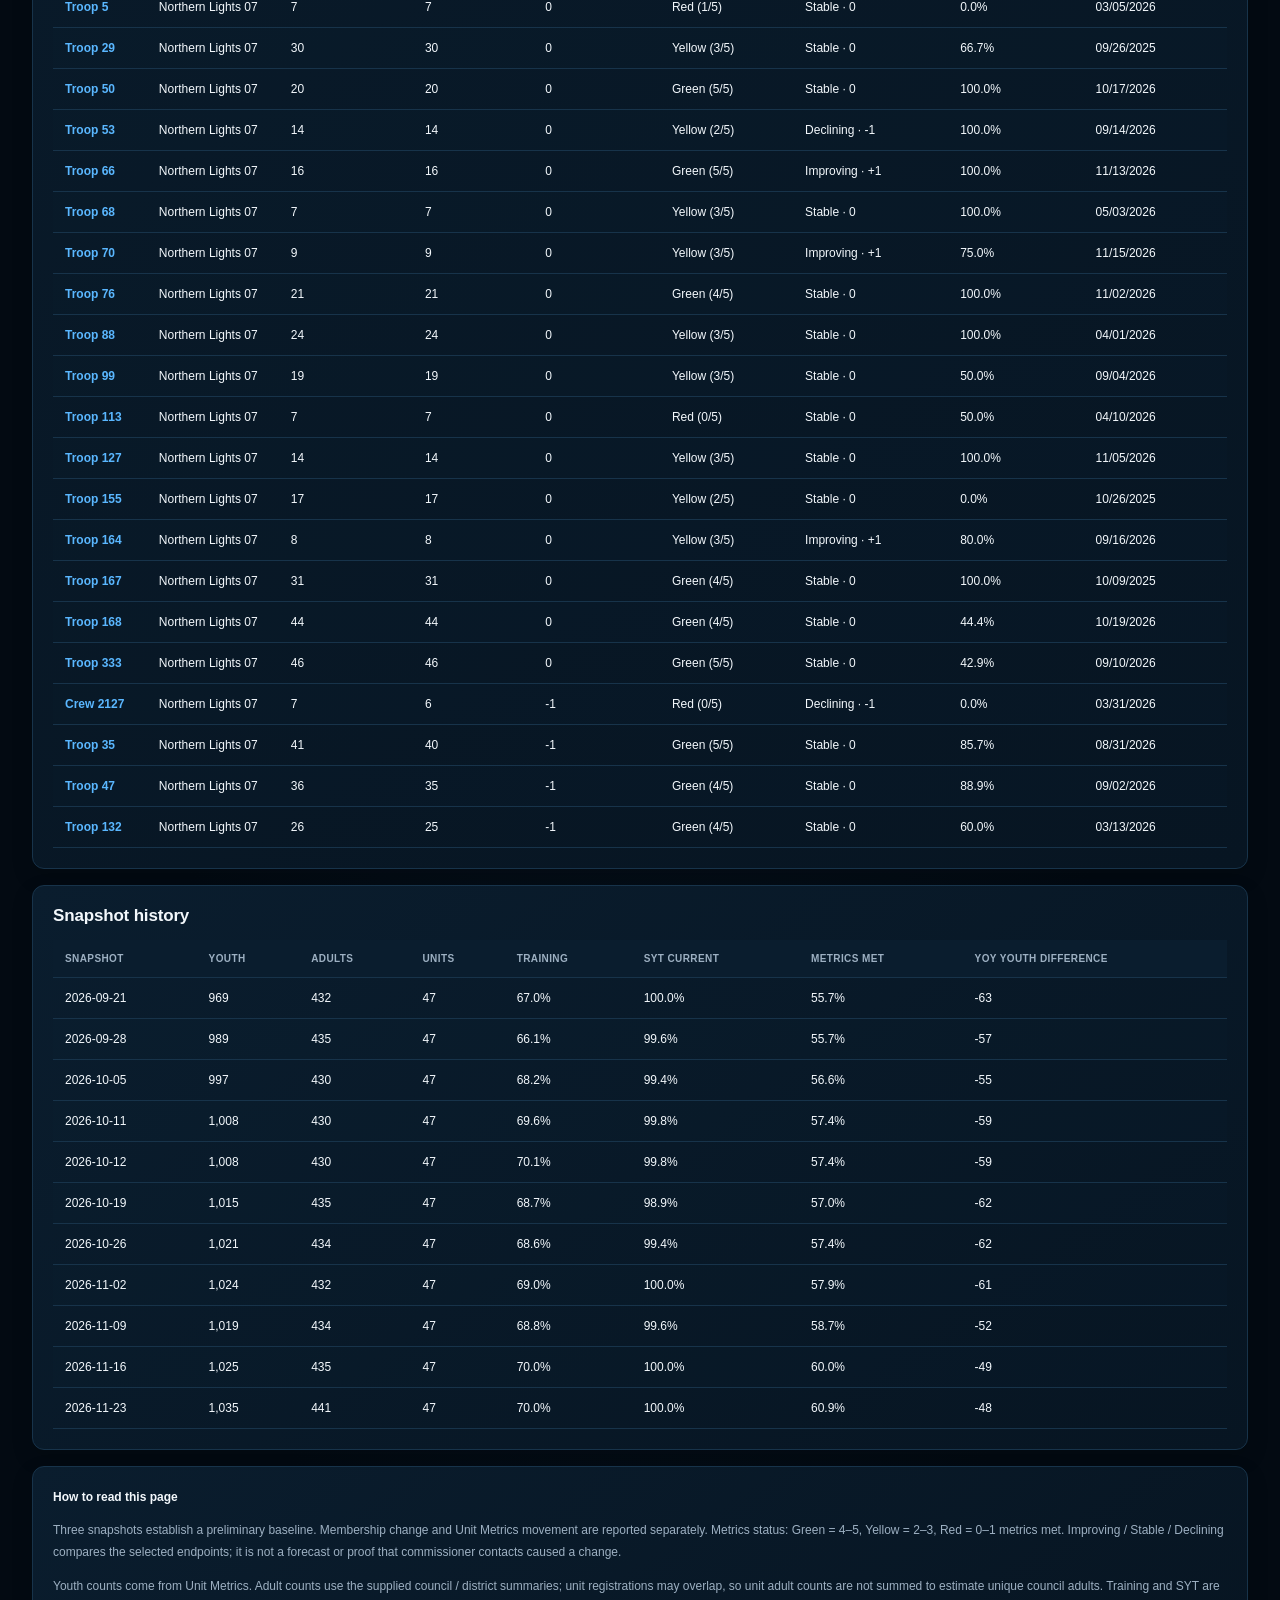
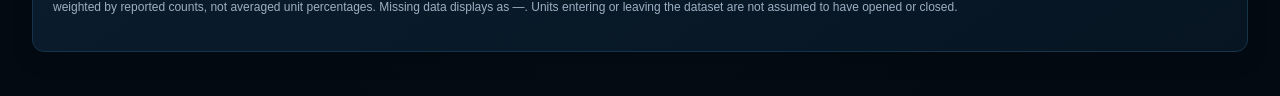
<file: trends.html>
<!doctype html><html lang="en"><meta charset="utf-8"><meta name="viewport" content="width=device-width,initial-scale=1"><title>Northern Lights Trends | Glacier’s Edge</title><style>
:root{color-scheme:dark;--bg:#0c1421;--panel:#152236;--text:#edf3fa;--muted:#a8bad1;--line:#304258}body.light{color-scheme:light;--bg:#edf2f8;--panel:white;--text:#142338;--muted:#526780;--line:#ced9e6}*{box-sizing:border-box}body{margin:0;background:var(--bg);color:var(--text);font:16px system-ui}main{max-width:1400px;margin:auto;padding:32px}a{color:#64b9ef}header,.filters{display:flex;justify-content:space-between;gap:16px;flex-wrap:wrap}h1{font-size:34px;margin:8px 0}h2{font-size:21px}p,small{color:var(--muted)}select,button,input{background:var(--panel);color:var(--text);border:1px solid var(--line);padding:10px;border-radius:8px}label{display:grid;gap:6px}.filters{justify-content:flex-start;margin:24px 0}.cards,.charts{display:grid;grid-template-columns:repeat(4,1fr);gap:16px}.charts{grid-template-columns:repeat(2,1fr)}.panel{background:var(--panel);border:1px solid var(--line);border-radius:14px;padding:20px;margin-bottom:16px}.value{font-size:30px;font-weight:700;margin:10px 0}.note{line-height:1.6}table{border-collapse:collapse;width:100%;white-space:nowrap}th,td{text-align:left;padding:12px;border-bottom:1px solid var(--line)}th button{border:0;padding:0;background:transparent}.scroll{overflow:auto}.good{color:#40bd95}.bad{color:#ee9696}svg{width:100%;height:auto}td button{border:0;color:#64b9ef;background:transparent;padding:0;cursor:pointer}@media(max-width:850px){.cards{grid-template-columns:repeat(2,1fr)}.charts{grid-template-columns:1fr}main{padding:18px}}
:root{color-scheme:dark;--bg:#030a12;--panel:#071522;--text:#f3f8fc;--muted:#9db0c2;--line:#17334a;--blue:#5ab7ff}body{background:radial-gradient(ellipse at 50% -10%,#102841 0,#06111c 38%,#030a12 78%);font-family:Inter,Segoe UI,Arial,sans-serif;font-size:14px}body.light{--bg:#eef4fa;--panel:#fff;--text:#142c43;--muted:#526b83;--line:#d6e3ef;--blue:#116cae;background:radial-gradient(ellipse at top,#dcecf9,#f4f7fb 65%)}main{max-width:1540px;padding:28px 32px}header{padding:24px 26px;background:linear-gradient(115deg,#0b2540,#071522 72%);border:1px solid #244b68;border-radius:16px;margin-bottom:20px;align-items:center;box-shadow:0 12px 32px #0003}body.light header{background:linear-gradient(115deg,#dbeeff,#fff);border-color:var(--line)}header small{color:var(--blue);font-weight:800;font-size:10px;letter-spacing:.13em}h1{font-size:32px;letter-spacing:-.025em;margin:9px 0}header p{margin:8px 0 0;font-size:12px;line-height:1.6}header>div:last-child{display:flex;gap:10px;align-items:center;flex-wrap:wrap}header a{display:inline-flex;padding:11px 15px;border-radius:9px;background:#0d3457;border:1px solid #275577;color:#dcefff;text-decoration:none;font-weight:700;font-size:12px}body.light header a{background:#e5f2ff;color:#164c79}button{cursor:pointer}button:hover,select:hover{border-color:#5ab7ff}button:focus-visible,a:focus-visible,select:focus-visible,input:focus-visible{outline:2px solid var(--blue);outline-offset:3px}.filters{display:grid;grid-template-columns:1.1fr 1.6fr 1fr 1fr 1.2fr auto;align-items:end;padding:20px;background:var(--panel);border:1px solid var(--line);border-radius:14px;margin:0 0 20px;gap:13px}.filters label{font-size:10px;letter-spacing:.06em;font-weight:800;text-transform:uppercase;color:var(--muted)}select,input{min-width:0;width:100%;font-size:12px;padding:11px;background:#091b2a;border-color:#244b68;color:var(--text)}body.light select,body.light input{background:#f4f8fc}.filters button{background:#095bb3;color:#fff;font-size:12px;font-weight:700;padding:12px 15px}.cards{gap:14px}.panel{border-radius:12px;background:linear-gradient(145deg,#0a1d2e,var(--panel));border:1px solid var(--line);box-shadow:0 8px 22px #0002;padding:20px;margin-bottom:16px;min-width:0}body.light .panel{background:var(--panel);box-shadow:0 5px 18px #15334a0a}.cards>.panel{position:relative;border-top:3px solid #258cff;padding:18px 20px}.cards>.panel:nth-child(2){border-top-color:#9d6df2}.cards>.panel:nth-child(3){border-top-color:#20c6d8}.cards>.panel:nth-child(4),.cards>.panel:nth-child(7){border-top-color:#39d26f}.cards>.panel:nth-child(5){border-top-color:#20c6d8}.cards>.panel:nth-child(6){border-top-color:#ffc21c}.cards>.panel:nth-child(8){border-top-color:#ff716c}.cards small:first-child{font-size:10px;text-transform:uppercase;letter-spacing:.07em;font-weight:800}.value{font-size:32px;letter-spacing:-.03em;margin:14px 0 9px}.cards small:last-child{font-size:11px}h2{font-size:17px;letter-spacing:-.01em;margin-top:0;margin-bottom:14px}.charts{gap:16px}.charts .panel{padding-bottom:10px}.charts svg{display:block}.note{font-size:12px;line-height:1.8}#context{border-left:3px solid #258cff}table{font-size:12px}th{font-size:10px;text-transform:uppercase;letter-spacing:.04em;background:#0a1d2e;color:var(--muted)}body.light th{background:#edf4fa}th button{font-size:10px;text-transform:uppercase;letter-spacing:.04em;color:var(--muted);text-align:left}td,th{padding:13px 12px}tbody tr:nth-child(even){background:#0b22351f}tbody tr:hover{background:#258cff12}td button{font-size:12px;font-weight:700;color:var(--blue)}.good{color:#39d26f}.bad{color:#ff8c86}body.light .good{color:#187c42}body.light .bad{color:#b53030}.change-pill{display:inline-flex;align-items:center;gap:5px;font-weight:700}.insight-grid{display:grid;grid-template-columns:repeat(3,1fr);gap:12px;margin:0 0 20px}.insight{background:var(--panel);border:1px solid var(--line);border-radius:12px;padding:16px;border-left:3px solid #5ab7ff}.insight b{display:block;color:var(--blue);font-size:10px;text-transform:uppercase;letter-spacing:.06em;margin-bottom:8px}.insight p{margin:0;line-height:1.6;font-size:12px}.insight strong{color:var(--text)}@media(max-width:1150px){.filters{grid-template-columns:repeat(3,minmax(0,1fr))}}@media(max-width:760px){main{padding:16px}.filters{grid-template-columns:repeat(2,minmax(0,1fr));padding:15px}.insight-grid{grid-template-columns:1fr}.cards{grid-template-columns:repeat(2,minmax(0,1fr))}.charts{grid-template-columns:1fr}header{padding:20px}h1{font-size:28px}.value{font-size:27px}}@media(max-width:420px){main{padding:10px}.cards{gap:9px}.cards>.panel{padding:14px 12px}.filters{gap:10px}.filters button{grid-column:1/-1}.panel{padding:16px}}
</style><main><header><div><small>NORTHERN LIGHTS DISTRICT / COMMAND CENTER</small><h1>Northern Lights Trends</h1><p id="range" role="status">Loading trend history…</p></div><div><a href="index.html">← Command Center</a> <button id="theme">Light / Dark</button></div></header><div class="filters"><label hidden>District<select id="district"><option value="">Northern Lights District</option></select></label><label>Unit<select id="unit"><option value="">All Units</option></select></label><label>Compare from<select id="start"></select></label><label>Through<select id="end"></select></label><label>Find unit<input id="search" placeholder="Pack 3143"></label><button id="export">Export comparison CSV</button></div><div id="cards" class="cards"></div><div id="context" class="panel note"></div><div id="insights" class="insight-grid"></div><div id="charts" class="charts"></div><div class="panel"><h2>Northern Lights summary</h2><div id="districtTable" class="scroll"></div></div><div class="panel"><h2>Movers &amp; needs attention</h2><p>Click a unit to open its history. Click column headings to sort.</p><div id="movers" class="scroll"></div></div><div class="panel"><h2>Snapshot history</h2><div id="history" class="scroll"></div></div><div class="panel note"><b>How to read this page</b><p>Three snapshots establish a preliminary baseline. Membership change and Unit Metrics movement are reported separately. Metrics status: Green = 4–5, Yellow = 2–3, Red = 0–1 metrics met. Improving / Stable / Declining compares the selected endpoints; it is not a forecast or proof that commissioner contacts caused a change.</p><p>Youth counts come from Unit Metrics. Adult counts use the supplied council / district summaries; unit registrations may overlap, so unit adult counts are not summed to estimate unique council adults. Training and SYT are weighted by reported counts, not averaged unit percentages. Missing data displays as —. Units entering or leaving the dataset are not assumed to have opened or closed.</p></div></main><script src="data.js"></script><script>const TREND_HISTORY=typeof PUBLIC_DASHBOARD_DATA!=="undefined"?(PUBLIC_DASHBOARD_DATA.trendHistory||[]):[];</script><script src="trends.js"></script></html>
</file>
<file: style.css>
*{box-sizing:border-box}
:root{--bg:#030a12;--bg2:#07121e;--sidebar:#02070d;--sidebar2:#07131f;--panel:#071522;--panel2:#0a1a29;--panel3:#0e2234;--line:#17334a;--line2:#244b68;--text:#f3f8fc;--muted:#8799aa;--blue:#258cff;--blue2:#5ab7ff;--green:#39d26f;--yellow:#ffc21c;--orange:#ff8a13;--red:#ff3b36;--purple:#9d6df2;--cyan:#20c6d8;--shadow:0 12px 32px rgba(0,0,0,.32)}
html{background:var(--bg)}body{margin:0;font-family:Inter,Segoe UI,Arial,sans-serif;background:radial-gradient(circle at 52% -15%,#102841 0,#06111c 32%,#030a12 70%);color:var(--text);min-height:100vh}.app{display:grid;grid-template-columns:232px 1fr;min-height:100vh}.sidebar{background:linear-gradient(180deg,#02070d 0%,#06111b 100%);border-right:1px solid #153047;color:#fff;padding:17px 14px;overflow:auto}.brand{padding:1px 4px 16px;border-bottom:1px solid #173047}.brand:before{content:'▲';display:inline-grid;place-items:center;float:left;margin:2px 11px 0 0;width:44px;height:44px;color:#54a9ff;font-size:35px;line-height:1;filter:drop-shadow(0 0 8px rgba(37,140,255,.28))}.brand h1{font-size:20px;margin:3px 0 2px;letter-spacing:.03em}.brand p{font-size:10px;color:#c6d1dc;margin:0}.eyebrow{text-transform:uppercase;letter-spacing:.1em;font-size:9px;font-weight:900;color:var(--blue2)}.scope-panel,.file-panel{margin-top:16px}.file-title,.scope-nav-title{font-size:9px;text-transform:uppercase;letter-spacing:.1em;color:#71869a;font-weight:900;margin:0 0 8px}.scope-nav-title{margin-top:17px;padding-top:14px;border-top:1px solid #152c40}.scope-panel label{display:block;font-size:9px;color:#7c91a4;margin:8px 0}.scope-panel select{width:100%;padding:10px;margin-top:4px;border:1px solid #1f425d;border-radius:8px;background:#081827;color:#fff;font-size:11px;font-weight:700}.scope-btn{width:100%;padding:10px;border:1px solid #1f425d;border-radius:8px;background:#081827;color:#dce8f2;text-align:left;font-weight:800}.scope-btn.active{background:linear-gradient(90deg,#0a56b3,#0c3262);border-color:#1677df;box-shadow:inset 3px 0 #54adff}.scope-label{font-size:10px;color:#9cb0c0;padding:8px 2px 0}.district-nav{display:grid;gap:5px}.district-nav-btn{display:grid;grid-template-columns:26px 1fr 12px;align-items:center;gap:8px;width:100%;border:1px solid transparent;background:transparent;color:#cbd8e2;text-align:left;border-radius:7px;padding:7px;cursor:pointer}.district-nav-btn:hover,.district-nav-btn.active{background:#0a1d2e;border-color:#1c4563}.district-nav-btn b,.district-nav-btn small{display:block}.district-nav-btn b{font-size:10px}.district-nav-btn small{font-size:8px;color:#6d8397;margin-top:2px}.district-nav-btn i{font-style:normal;color:#67839b;font-size:16px}.district-badge{display:inline-grid;place-items:center;width:25px;height:25px;border-radius:6px;background:#1b5b9f;color:white;font-weight:900;font-style:normal}.district-badge.tone-0{background:#149451}.district-badge.tone-1{background:#dc9811}.district-badge.tone-2{background:#ce3833}
nav{margin-top:14px;padding-top:10px;border-top:1px solid #173047}.nav{display:flex;align-items:center;gap:9px;width:100%;border:1px solid transparent;background:transparent;color:#a7b6c4;text-align:left;padding:9px;border-radius:7px;margin:2px 0;cursor:pointer}.nav>span:last-child{min-width:0}.nav b,.nav small{display:block}.nav b{font-size:11px}.nav small{font-size:8px;color:#60758a;margin-top:2px}.nav-icon{width:22px;text-align:center;font-size:17px;color:#8da0b3}.nav:hover{background:#081929}.nav.active{background:linear-gradient(90deg,#0e59be,#0b2f5d);border-color:#0d5fbf;color:#fff}.nav.active .nav-icon{color:white}.nav.active small{color:#9cc9f8}.filebox{display:flex;justify-content:space-between;align-items:center;padding:8px;border:1px solid #17374e;border-radius:7px;margin:5px 0;background:#071522;cursor:pointer}.filebox input{display:none}.filebox b,.filebox small{display:block}.filebox b{font-size:9px}.filebox small{font-size:8px;color:#687d91}.filebox i{font-size:8px;font-style:normal;color:#53adf8}.privacy{margin-top:12px;font-size:8px;color:#64788a}
.main{padding:16px 17px 25px;min-width:0}.topbar{display:flex;justify-content:space-between;align-items:center;gap:16px;padding:2px 2px 12px;border-bottom:1px solid #142d41}.topbar h2{margin:2px 0 0;font-size:24px;letter-spacing:-.02em}.top-actions{display:flex;align-items:center;gap:10px}.scope-readout{min-width:160px;border:1px solid #17374e;background:#071522;border-radius:8px;padding:8px 11px}.scope-readout span,.scope-readout strong{display:block}.scope-readout span{font-size:8px;text-transform:uppercase;letter-spacing:.08em;color:#6e8397}.scope-readout strong{font-size:11px;margin-top:2px}.attention-toggle,.publish-btn{border:1px solid #1c5f96;border-radius:8px;padding:10px 13px;background:#0d4f86;color:#fff;font-weight:850;cursor:pointer}.attention-toggle.active{background:#8d2628;border-color:#e84545}.meta{display:flex;gap:15px;color:#6f8498;font-size:9px;padding:8px 3px 13px}.card{background:linear-gradient(180deg,rgba(9,25,39,.98),rgba(5,17,28,.98));border:1px solid #1b405a;border-radius:10px;padding:14px;box-shadow:0 10px 24px rgba(0,0,0,.18)}.card h3{font-size:13px;margin:3px 0;color:#f3f8fc}.empty{margin-bottom:14px;text-align:center;padding:36px}.muted{color:#7990a4;font-size:10px}.viewer .file-panel,.viewer #publishPanel,.viewer #adminNote{display:none}.viewer #viewerNote{display:block}.publish-panel{margin-bottom:14px;border-left:3px solid var(--blue)}.section-head,.profile-head,.panel-heading{display:flex;justify-content:space-between;align-items:center;gap:12px}.panel-heading{padding-bottom:10px;border-bottom:1px solid #132f44;margin-bottom:8px}.panel-caption,.scope-mini{font-size:8px;color:#71869a}.profile-grid{display:grid;grid-template-columns:repeat(7,1fr);gap:8px}.unit-profile{margin-bottom:12px}.profile-health{font-weight:900;border-radius:999px;padding:6px 10px;border:1px solid #36516a}.profile-health.Green{color:#55e58d;border-color:#286644;background:#0d2d20}.profile-health.Yellow{color:#ffd052;border-color:#6c5520;background:#30260d}.profile-health.Red{color:#ff6b66;border-color:#703237;background:#32171a}
.overview-shell{display:grid;grid-template-columns:minmax(0,1fr) 310px;gap:12px;align-items:stretch}.overview-core{min-width:0}.hero-kpis{display:grid;grid-template-columns:repeat(4,minmax(140px,1fr));gap:9px;margin-bottom:12px}.hero-kpi{min-height:118px;border:1px solid #225070;border-radius:9px;background:linear-gradient(160deg,#091c2c,#06121e);display:flex;gap:12px;align-items:flex-start;padding:15px}.hero-kpi.tone-blue{border-color:#1d5fa0}.hero-kpi.tone-green{border-color:#27733f;background:linear-gradient(160deg,#09231a,#06150f)}.hero-kpi.tone-purple{border-color:#644696;background:linear-gradient(160deg,#1a1230,#0c0b18)}.health-hero{border-color:#167582;background:linear-gradient(160deg,#08242a,#06171b)}.hero-icon{width:39px;height:39px;border-radius:9px;display:grid;place-items:center;font-size:18px;background:#0d3459;color:#4da9ff}.tone-green .hero-icon{background:#0c4225;color:#52e484}.tone-purple .hero-icon{background:#2c1c53;color:#a981ff}.health-hero .hero-icon{background:#0a4050;color:#52d9e5}.hero-copy{min-width:0}.hero-copy>span{display:block;font-size:9px;text-transform:uppercase;font-weight:850;color:#c8d4df}.hero-copy strong{display:block;font-size:31px;margin:12px 0 4px;line-height:1;letter-spacing:-.025em}.hero-copy small{font-size:9px;color:#899baa}.health-hero strong{font-size:27px}.health-hero strong i{font-style:normal}.health-hero strong em{font-style:normal;color:#8a9aaa;padding:0 4px}.r-text,.red-text{color:var(--red)!important}.y-text,.yellow-text{color:var(--yellow)!important}.g-text,.green-text{color:var(--green)!important}.orange-text{color:var(--orange)!important}
.overview-middle{display:grid;grid-template-columns:1.08fr .92fr;gap:12px}.scorecard-card,.metrics-summary-card{margin:0;min-height:298px}.clean-table{border:none;background:transparent}.clean-table table{background:transparent}.clean-table th{background:transparent;border-bottom:1px solid #15364d;font-size:8px;padding:8px 6px}.clean-table td{border-bottom:1px solid #102c40;padding:8px 6px}.clean-table tbody tr:nth-child(even){background:transparent}.district-row{cursor:pointer}.district-row:hover{background:#0a2133!important}.district-cell{display:flex;align-items:center;gap:8px}.district-cell b{font-size:10px}.district-row td small{display:block;font-size:8px;color:#718599;margin-top:2px}.score-ring{--score:0deg;display:grid;place-items:center;width:45px;height:45px;border-radius:50%;background:conic-gradient(var(--green) var(--score),#162a3b 0);position:relative}.score-ring:after{content:'';position:absolute;inset:5px;border-radius:50%;background:#071522}.score-ring b{position:relative;z-index:1;font-size:10px}.score-ring.tone-yellow{background:conic-gradient(var(--yellow) var(--score),#162a3b 0)}.score-ring.tone-red{background:conic-gradient(var(--red) var(--score),#162a3b 0)}.metric-bars{display:grid;gap:2px}.metric-bar-row{display:grid;grid-template-columns:minmax(115px,1fr) 36px minmax(85px,1fr) 10px;gap:8px;align-items:center;padding:11px 0;border-bottom:1px solid #102c40}.metric-bar-row>span{font-size:10px;color:#d2dce5}.metric-bar-row>b{font-size:10px;text-align:right}.metric-track{height:8px;border-radius:99px;background:#132a3b;overflow:hidden}.metric-track i{display:block;height:100%;border-radius:99px}.tone-green{background-color:var(--green)!important}.tone-yellow{background-color:var(--yellow)!important}.tone-orange{background-color:var(--orange)!important}.tone-red{background-color:var(--red)!important}.tone-blue{background-color:var(--blue)!important}.tone-purple{background-color:var(--purple)!important}.metric-dot{width:7px;height:7px;border-radius:50%}.metric-dot.tone-green,.donut-legend-row i.tone-green{background:var(--green)!important}.metric-dot.tone-yellow,.donut-legend-row i.tone-yellow{background:var(--yellow)!important}.metric-dot.tone-orange,.donut-legend-row i.tone-orange{background:var(--orange)!important}.metric-dot.tone-red,.donut-legend-row i.tone-red{background:var(--red)!important}.metric-dot.tone-blue,.donut-legend-row i.tone-blue{background:var(--blue)!important}
.priority-panel{margin:0;border-color:#d42e2c;box-shadow:0 0 0 1px rgba(255,59,54,.07),0 10px 30px rgba(0,0,0,.25)}.red-eyebrow{color:#ff4b47}.priority-heading{padding-bottom:10px}.priority-heading h3{font-size:17px}.priority-stack{display:grid;gap:8px}.priority-indicator{display:grid;grid-template-columns:34px 1fr auto 10px;align-items:center;gap:10px;padding:12px 10px;border:1px solid #263a4b;border-radius:9px;background:#07131e}.priority-indicator.tone-red{border-color:#4c292b;background:linear-gradient(90deg,#1a1013,#08131e)}.priority-indicator.tone-orange{border-color:#4c351e;background:linear-gradient(90deg,#1a130b,#08131e)}.priority-indicator.tone-green{border-color:#214b31;background:linear-gradient(90deg,#0c1c13,#08131e)}.priority-indicator.tone-blue{border-color:#1d4365}.priority-icon{font-size:20px;text-align:center}.priority-indicator.tone-red .priority-icon,.priority-indicator.tone-red strong{color:var(--red)}.priority-indicator.tone-orange .priority-icon,.priority-indicator.tone-orange strong{color:var(--orange)}.priority-indicator.tone-green .priority-icon,.priority-indicator.tone-green strong{color:var(--green)}.priority-indicator.tone-blue .priority-icon,.priority-indicator.tone-blue strong{color:var(--blue)}.priority-copy b,.priority-copy small{display:block}.priority-copy b{font-size:10px}.priority-copy small{font-size:8px;color:#8093a3;margin-top:3px}.priority-indicator strong{font-size:20px}.priority-indicator>i{font-style:normal;color:#72879a;font-size:17px}.priority-action,.panel-link{width:100%;margin-top:12px;border:0;background:transparent;color:#ff4f4a;text-align:left;font-size:9px;font-weight:800;cursor:pointer;padding:5px 0}.priority-action span,.panel-link span{float:right}.panel-link{color:#4bb0ff;margin-top:8px;border-top:1px solid #122e42;padding-top:11px}
.status-grid{display:grid;grid-template-columns:repeat(3,1fr);gap:12px;margin-top:12px}.status-card{margin:0;min-height:246px}.donut-layout{display:grid;grid-template-columns:145px 1fr;gap:14px;align-items:center;padding:10px 1px 4px}.donut{width:132px;height:132px;border-radius:50%;display:grid;place-items:center}.donut-hole{width:86px;height:86px;border-radius:50%;background:#06131e;display:grid;place-content:center;text-align:center;border:1px solid #17354b}.donut-hole strong{font-size:20px}.donut-hole span{font-size:8px;color:#8092a2;margin-top:4px}.donut-legend{display:grid;gap:8px}.donut-legend-row{display:grid;grid-template-columns:8px 34px 30px 1fr;gap:6px;align-items:center;font-size:9px}.donut-legend-row i{width:7px;height:7px;border-radius:50%}.donut-legend-row b{font-size:10px}.donut-legend-row span{color:#90a2b1}.donut-legend-row small{color:#a8b5c0;font-size:8px}.unit-table-card{margin-top:12px}.tablewrap{overflow:auto;border:1px solid #15354c;border-radius:8px;background:#06131e}table{width:100%;border-collapse:collapse;font-size:10px;color:#d9e4ed}th{text-align:left;color:#8094a6;font-size:8px;text-transform:uppercase;letter-spacing:.06em;padding:9px;background:#091b2a;border-bottom:1px solid #19384e;position:sticky;top:0}td{padding:9px;border-bottom:1px solid #102b3e}tbody tr:nth-child(even){background:#081827}tbody tr:hover{background:#0b2335}.pill{display:inline-flex;gap:5px;align-items:center;border:1px solid #2a4356;border-radius:999px;padding:3px 6px;font-size:8px;font-weight:900}.dot{width:7px;height:7px;border-radius:50%}.dot.Green{background:var(--green)}.dot.Yellow{background:var(--yellow)}.dot.Red{background:var(--red)}
.kpis{display:grid;grid-template-columns:repeat(6,minmax(110px,1fr));gap:9px;margin-bottom:12px}.kpi{background:#071522;border:1px solid #1a3b54;border-top:3px solid #4b6680;border-radius:9px;padding:12px;min-height:80px}.kpi b,.kpi span{display:block}.kpi b{font-size:23px}.kpi span{font-size:8px;color:#8195a7;margin-top:7px;text-transform:uppercase;font-weight:800}.kpi.green{border-top-color:var(--green);background:#081c14}.kpi.yellow{border-top-color:var(--yellow);background:#201a08}.kpi.red{border-top-color:var(--red);background:#211012}.health-grid{display:grid;grid-template-columns:repeat(5,1fr);gap:9px}.health-card,.aging{border:1px solid #193a52;border-top:4px solid #4d687f;border-radius:9px;padding:12px;background:#071522}.health-card b,.health-card strong,.health-card span,.aging b,.aging span{display:block}.health-card strong,.aging b{font-size:20px;margin:8px 0}.health-card span,.aging span{font-size:8px;color:#7f93a5}.health-card.green,.aging.green{border-top-color:var(--green);background:#081b13}.health-card.yellow,.aging.yellow{border-top-color:var(--yellow);background:#211a08}.health-card.red,.aging.red{border-top-color:var(--red);background:#211012}.aging-bands{display:grid;grid-template-columns:repeat(5,1fr);gap:9px}.bars .barrow{display:grid;grid-template-columns:140px 1fr 50px;gap:8px;align-items:center;margin:10px 0;font-size:9px}.track{height:8px;background:#142b3d;border-radius:99px;overflow:hidden}.fill{height:100%;background:var(--green)}
@media(max-width:1220px){.overview-shell{grid-template-columns:1fr}.priority-panel{grid-column:1}.hero-kpis{grid-template-columns:repeat(2,1fr)}.status-grid{grid-template-columns:1fr 1fr}.profile-grid{grid-template-columns:repeat(4,1fr)}}@media(max-width:980px){.app{grid-template-columns:1fr}.sidebar{border-right:0;border-bottom:1px solid #153047}.overview-middle,.status-grid{grid-template-columns:1fr}.health-grid,.aging-bands{grid-template-columns:repeat(2,1fr)}.topbar{align-items:flex-start}.top-actions{flex-wrap:wrap;justify-content:flex-end}}@media(max-width:620px){.main{padding:11px}.hero-kpis,.kpis{grid-template-columns:1fr 1fr}.donut-layout{grid-template-columns:1fr}.donut{margin:auto}.topbar{display:block}.top-actions{margin-top:10px;justify-content:flex-start}.profile-grid{grid-template-columns:repeat(2,1fr)}}

/* v12.4 direct dashboard drill-down */
.drill-card,.drill-row,.clickable-row{cursor:pointer;position:relative;transition:border-color .15s ease,background .15s ease,transform .15s ease}
.drill-card:hover{border-color:#4aaeff;transform:translateY(-1px);box-shadow:0 0 0 1px rgba(74,174,255,.15),0 12px 28px rgba(0,0,0,.28)}
.drill-card:focus-visible,.drill-row:focus-visible,.clickable-row:focus-visible{outline:2px solid var(--blue2);outline-offset:2px}
.drill-arrow{font-style:normal;color:#4eb1ff;font-size:18px;margin-left:auto;align-self:center}
.metric-bar-row.drill-row{grid-template-columns:minmax(115px,1fr) 36px minmax(85px,1fr) 10px 10px;padding-left:5px;padding-right:4px;border-radius:6px}
.metric-bar-row.drill-row:hover{background:#0b2132}
.priority-indicator.drill-row:hover{border-color:#51738d;transform:translateX(2px)}
.clickable-row:hover{background:#0e2b40!important;box-shadow:inset 3px 0 0 var(--blue)}
.row-drill-hint{display:block;color:#4baaf3!important;font-size:7px!important;margin-top:3px!important;opacity:.8}
.unit-table-card .panel-caption{color:#4faef5;font-weight:800}
.status-card{transition:border-color .15s ease,transform .15s ease}.status-card:hover{border-color:#2e668d}.panel-link{font-size:10px}

/* v12.5 metric exception drill-down */
.metric-filter-card{appearance:none;width:100%;text-align:left;font:inherit;color:inherit;cursor:pointer;position:relative;transition:border-color .15s ease,transform .15s ease,box-shadow .15s ease}
.metric-filter-card:hover{transform:translateY(-2px);border-color:#4aa3ff}
.metric-filter-card.selected{outline:2px solid #4aa3ff;box-shadow:0 0 0 4px rgba(74,163,255,.12),0 12px 28px rgba(0,0,0,.24)}
.metric-filter-card.selected:after{content:'FILTERING';position:absolute;top:8px;right:10px;font-size:.62rem;font-weight:800;letter-spacing:.08em;color:#76baff}
.metric-filter-banner{display:flex;align-items:center;justify-content:space-between;gap:16px;margin:0 0 16px;padding:12px 16px;border:1px solid #245b8c;border-left:4px solid #4aa3ff;border-radius:10px;background:#0b2133;color:#dcecff}
.metric-filter-banner button{border:1px solid #3d7fba;border-radius:8px;background:#123b5d;color:#fff;font-weight:700;padding:8px 12px;cursor:pointer}
.metric-filter-banner button:hover{background:#18507d}
.empty-filter-row{text-align:center!important;padding:28px!important;color:#9eb9cf!important;font-style:italic}

/* v12.7 clickable dashboard KPI filters */
.kpi-filter{position:relative;width:100%;text-align:left;color:inherit;font:inherit;cursor:pointer;appearance:none;transition:border-color .16s ease,background .16s ease,transform .16s ease}
.kpi-filter .kpi-arrow{position:absolute;right:10px;top:9px;font-style:normal;font-size:18px;color:#61829c;transition:color .16s ease,transform .16s ease}
.kpi-filter:hover{border-color:#438bc2;background:#0a2031;transform:translateY(-1px)}
.kpi-filter:hover .kpi-arrow{color:#8bc8f5;transform:translateX(2px)}
.kpi-filter:focus-visible{outline:2px solid #69bfff;outline-offset:2px}
.kpi-filter.selected{border-color:#5eb9ff;box-shadow:inset 0 0 0 1px #2e7db6;background:#0b263b}
.kpi-filter.selected.green{border-color:var(--green);box-shadow:inset 0 0 0 1px #267344;background:#0a281a}
.kpi-filter.selected.yellow{border-color:var(--yellow);box-shadow:inset 0 0 0 1px #8a671b;background:#2a2109}
.kpi-filter.selected.red{border-color:var(--red);box-shadow:inset 0 0 0 1px #8d3436;background:#2b1215}
.kpi-filter-banner{margin-top:-4px;margin-bottom:12px}


/* v12.8 sortable table headers */
th.sortable-th{cursor:pointer;user-select:none;position:relative;padding-right:28px!important;transition:background .15s ease,color .15s ease}
th.sortable-th::after{content:'↕';position:absolute;right:10px;top:50%;transform:translateY(-50%);font-size:12px;color:var(--muted);opacity:.55}
th.sortable-th:hover,th.sortable-th:focus{background:#162b40;color:#fff;outline:none}
th.sortable-th:focus-visible{box-shadow:inset 0 0 0 2px var(--blue)}
th.sortable-th.sort-asc::after{content:'▲';color:var(--blue);opacity:1}
th.sortable-th.sort-desc::after{content:'▼';color:var(--blue);opacity:1}
th.sortable-th[aria-sort="ascending"],th.sortable-th[aria-sort="descending"]{color:#fff;background:#13283d}

/* v12.8.1 KPI interaction reinforcement */
.kpi-filter{pointer-events:auto;cursor:pointer}
.kpi-filter>*{pointer-events:none}
.kpi-filter:focus-visible{outline:2px solid var(--blue);outline-offset:2px}


/* v12.10 Commissioner Structure */
.commissioner-hero{display:grid;grid-template-columns:1.1fr 1fr;gap:24px;align-items:center;padding:26px}
.commissioner-hero h2{font-size:30px;margin:4px 0}.commissioner-hero p{font-size:18px;color:#d8e7f5;margin:4px 0}.commissioner-hero small{color:var(--muted);line-height:1.5}
.commissioner-summary{display:grid;grid-template-columns:repeat(4,1fr);gap:10px}.commissioner-summary div{background:#0a1725;border:1px solid var(--line);border-radius:12px;padding:15px 10px;text-align:center}.commissioner-summary strong{display:block;font-size:27px;color:#79c2ff}.commissioner-summary span{font-size:11px;color:var(--muted);line-height:1.25;display:block;margin-top:4px}
.commissioner-layout{display:grid;grid-template-columns:minmax(0,2.2fr) minmax(260px,.8fr);gap:16px}.commissioner-main,.commissioner-side{display:grid;gap:16px;align-content:start}
.leader-profile{display:flex;gap:16px;align-items:center;margin:14px 0 18px}.leader-initials{width:58px;height:58px;border-radius:50%;display:grid;place-items:center;background:#12314d;border:1px solid #2f6e9e;color:#9bd2ff;font-weight:900;font-size:19px}.leader-profile h3{margin:0 0 4px}.leader-profile p{margin:0;color:var(--muted)}
.leadership-badge,.filled-badge,.recruiting-badge{border-radius:999px;padding:5px 9px;font-size:11px;font-weight:800;white-space:nowrap}.leadership-badge,.filled-badge{background:#0d3425;color:#72e5a3;border:1px solid #1c6846}.recruiting-badge{background:#3a2411;color:#ffd083;border:1px solid #805422}
.responsibility-grid{display:grid;grid-template-columns:repeat(4,1fr);gap:8px}.responsibility-grid span{padding:10px;border:1px solid var(--line);border-radius:9px;background:#0a1725;color:#c8d8e8;font-size:12px}
.region-grid{display:grid;grid-template-columns:repeat(2,minmax(0,1fr));gap:12px;margin-top:14px}.region-card{background:#0a1725;border:1px solid var(--line);border-radius:12px;padding:14px}.region-head{display:flex;justify-content:space-between;gap:8px;align-items:center;padding-bottom:10px;border-bottom:1px solid var(--line)}.region-head>div{display:flex;align-items:center;gap:8px}.region-dot{width:9px;height:9px;border-radius:50%;display:inline-block;background:#4da3e6}.region-dot.south{background:#38d178}.region-dot.north{background:#a984ff}.region-dot.northcentral{background:#f5bd45}
.commissioner-assignment{padding:10px 0;border-bottom:1px solid rgba(143,165,186,.13)}.commissioner-assignment:last-child{border-bottom:0}.commissioner-assignment strong{font-size:12px;color:#edf5fc}.commissioner-assignment.open strong{color:#f5bd45}
.assignment-units{display:flex;gap:6px;flex-wrap:wrap;margin-top:7px}.unit-assignment-btn{border:1px solid #2a4964;background:#10263a;color:#9fd2fb;border-radius:999px;padding:5px 8px;font-size:11px;font-weight:800;cursor:pointer}.unit-assignment-btn:hover{border-color:#79c2ff;background:#163552}.unit-assignment-btn.missing{opacity:.55;cursor:default}
.support-card p,.mission-card li,.recruiting-card p{color:var(--muted);font-size:12px;line-height:1.55}.support-person{padding:10px 0;border-bottom:1px solid var(--line)}.support-person span{display:block;color:var(--muted);font-size:10px;text-transform:uppercase;letter-spacing:.08em;margin-bottom:3px}.support-person strong{font-size:13px}.mission-card ul{padding-left:18px}.recruiting-card{border-color:#573238}.recruiting-card a{color:#79c2ff;font-weight:800;text-decoration:none}
@media(max-width:1100px){.commissioner-hero,.commissioner-layout{grid-template-columns:1fr}.commissioner-summary{grid-template-columns:repeat(2,1fr)}}@media(max-width:700px){.region-grid,.responsibility-grid{grid-template-columns:1fr}.commissioner-summary{grid-template-columns:repeat(2,1fr)}}

.updated-date{margin-left:auto;display:flex;flex-direction:column;align-items:flex-end;gap:2px;padding-left:16px}
.updated-date span{font-size:9px;text-transform:uppercase;letter-spacing:.12em;color:var(--muted)}
.updated-date strong{font-size:12px;color:#dbeaf7;white-space:nowrap}
@media(max-width:700px){.updated-date{align-items:flex-start;margin-left:0;padding-left:0}}

.data-definition-note{margin:-2px 0 16px;padding:11px 14px;border:1px solid #29445d;border-left:3px solid #79c2ff;border-radius:9px;background:#091726;color:#aebfd0;font-size:11px;line-height:1.5}.data-definition-note strong{color:#dcebf8}.data-definition-note b{color:#f0f7fd}

/* Membership overview accuracy fix */
.membership-overview-snapshot{display:grid;gap:14px;padding-top:8px}
.membership-headline-grid{display:grid;grid-template-columns:1fr 1fr;gap:10px}
.membership-headline{background:#0a1725;border:1px solid var(--line);border-radius:12px;padding:14px}
.membership-headline span{display:block;color:var(--muted);font-size:10px;text-transform:uppercase;letter-spacing:.08em}
.membership-headline strong{display:block;font-size:30px;line-height:1.05;margin:7px 0 4px;color:#e9f5ff}
.membership-headline small{color:var(--muted);font-size:10px;line-height:1.35}
.membership-record-strip{display:grid;grid-template-columns:1fr 1fr;gap:8px}
.membership-record-strip>div{display:flex;justify-content:space-between;gap:12px;align-items:center;background:#09131f;border:1px solid var(--line);border-radius:9px;padding:9px 10px}
.membership-record-strip span{font-size:10px;color:var(--muted);line-height:1.25}.membership-record-strip b{font-size:15px;color:#dcebf7}
.membership-accuracy-note{margin:0;color:var(--muted);font-size:10px;line-height:1.45;border-left:2px solid #3977a8;padding-left:9px}
@media(max-width:650px){.membership-headline-grid,.membership-record-strip{grid-template-columns:1fr}}

.priority-indicator.tone-blue{background-color:#07131e!important;background-image:linear-gradient(90deg,#0b2035,#08131e);border-color:#1d4365}
</file>
<file: viewer/style.css>
:root{--bg:#071522;--side:#081927;--panel:#0d2437;--line:rgba(255,255,255,.11);--text:#edf8ff;--muted:#9fb7c9;--aqua:#70dfbf;--blue:#80b8ff;--green:#36ca78;--yellow:#efc44d;--red:#ef6661}
*{box-sizing:border-box}body{margin:0;background:radial-gradient(circle at 85% 0,rgba(128,184,255,.09),transparent 26%),var(--bg);color:var(--text);font-family:Inter,system-ui,-apple-system,"Segoe UI",sans-serif}.app{display:grid;grid-template-columns:285px 1fr;min-height:100vh}.sidebar{position:sticky;top:0;height:100vh;background:linear-gradient(180deg,#071a29,#06131e);border-right:1px solid var(--line);padding:23px 16px;display:flex;flex-direction:column}.brand{padding:4px 8px 18px}.brand h1{font-size:1.75rem;margin:5px 0 0}.brand p{margin:2px 0;color:var(--muted)}.eyebrow{text-transform:uppercase;letter-spacing:.08em;font-size:.73rem;font-weight:850;color:var(--aqua)}nav{display:grid;gap:6px}.nav{width:100%;border:1px solid transparent;background:transparent;color:var(--text);border-radius:12px;padding:10px;display:flex;gap:11px;align-items:center;text-align:left;cursor:pointer}.nav:hover{background:rgba(255,255,255,.035)}.nav.active{background:rgba(112,223,191,.08);border-color:rgba(112,223,191,.3)}.navicon{width:30px;height:30px;border-radius:9px;display:grid;place-items:center;background:rgba(128,184,255,.1);font-weight:900}.nav b,.nav small{display:block}.nav small{color:var(--muted);font-size:.73rem;margin-top:2px}.file-panel{margin-top:auto;border-top:1px solid var(--line);padding-top:15px}.file-title{font-size:.74rem;text-transform:uppercase;letter-spacing:.08em;color:var(--muted);font-weight:800;margin:0 5px 7px}.filebox{display:flex;justify-content:space-between;gap:8px;align-items:center;border:1px solid var(--line);border-radius:10px;padding:8px 9px;margin-bottom:6px;cursor:pointer;background:rgba(255,255,255,.025)}.filebox input{display:none}.filebox b,.filebox small{display:block}.filebox small{font-size:.67rem;color:var(--muted);margin-top:2px}.filebox i{font-style:normal;color:var(--aqua);font-size:.72rem;font-weight:800}.privacy{font-size:.68rem;color:var(--muted);line-height:1.4;padding:8px 5px 0}.main{padding:25px 28px 50px;min-width:0}.topbar{display:flex;justify-content:space-between;align-items:end;gap:18px}.topbar h2{font-size:2rem;margin:4px 0 0}.top-controls{display:flex;align-items:end;gap:10px}.unit-select-label{display:grid;gap:5px;font-size:.72rem;color:var(--muted);font-weight:800;text-transform:uppercase;letter-spacing:.05em}.unit-select-label select{min-width:220px}.unit-indicator{border:1px solid rgba(112,223,191,.32);background:rgba(112,223,191,.08);color:#dffff6;border-radius:10px;padding:10px 12px;font-weight:800;white-space:nowrap}.meta{display:flex;gap:14px;color:var(--muted);font-size:.78rem;margin:8px 0 16px}.card{background:linear-gradient(180deg,rgba(16,43,65,.95),rgba(9,30,47,.95));border:1px solid var(--line);border-radius:17px;padding:19px;box-shadow:0 15px 38px rgba(0,0,0,.16);margin-bottom:14px}.empty{text-align:center;padding:55px 25px}.empty-icon{font-size:3rem;color:var(--aqua)}.empty h2{margin-bottom:8px}.empty p{color:var(--muted);max-width:680px;margin:auto}.kpis{display:grid;grid-template-columns:repeat(6,1fr);gap:10px;margin-bottom:14px}.kpi{border:1px solid var(--line);background:rgba(12,35,54,.93);border-radius:14px;padding:15px}.kpi b{display:block;font-size:1.85rem}.kpi span{color:var(--muted);font-size:.78rem}.kpi.green b{color:var(--green)}.kpi.yellow b{color:var(--yellow)}.kpi.red b{color:var(--red)}.grid2{display:grid;grid-template-columns:1fr 1fr;gap:14px}.section-head{display:flex;justify-content:space-between;gap:16px;align-items:center;flex-wrap:wrap}.section-head h3,.card h3{margin:4px 0}.section-head p{color:var(--muted);font-size:.82rem;margin:2px 0}.bars{display:grid;gap:12px;margin-top:14px}.barrow{display:grid;grid-template-columns:155px 1fr 55px;gap:10px;align-items:center;font-size:.84rem}.track{height:10px;background:rgba(255,255,255,.06);border-radius:99px;overflow:hidden}.fill{height:100%;border-radius:99px;background:linear-gradient(90deg,var(--aqua),var(--blue))}.fill.Green{background:var(--green)}.fill.Yellow{background:var(--yellow)}.fill.Red{background:var(--red)}.priority{display:flex;justify-content:space-between;gap:12px;border:1px solid var(--line);border-radius:10px;padding:10px;margin-top:8px}.priority span{color:var(--muted);font-size:.8rem}.filters{display:flex;gap:8px;flex-wrap:wrap;align-items:center}.filters input,.filters select,.unit-select-label select{background:#071a2a;border:1px solid var(--line);color:var(--text);border-radius:9px;padding:9px 10px}.filters input{min-width:200px}.alert-btn{border:1px solid rgba(239,102,97,.4);background:rgba(239,102,97,.08);color:#ffd9d7;border-radius:9px;padding:9px 10px;cursor:pointer;font-weight:800}.alert-btn.active{background:var(--red);color:white}.tablewrap{overflow:auto;max-height:67vh;border:1px solid var(--line);border-radius:11px;margin-top:13px}table{width:100%;border-collapse:collapse;min-width:1050px;background:#071a2a}th,td{text-align:left;padding:10px;border-bottom:1px solid var(--line);font-size:.82rem;vertical-align:middle}th{position:sticky;top:0;background:#0d2941;color:#c7dae8;text-transform:uppercase;letter-spacing:.03em;font-size:.72rem;z-index:1}.pill{display:inline-flex;align-items:center;gap:6px;border:1px solid var(--line);border-radius:99px;padding:5px 8px}.dot{width:8px;height:8px;border-radius:50%}.dot.Green{background:var(--green)}.dot.Yellow{background:var(--yellow)}.dot.Red{background:var(--red)}.unitname{font-weight:800}.sub{font-size:.72rem;color:var(--muted);margin-top:2px}.up{color:var(--green)}.down{color:var(--red)}.yes{color:var(--green);font-weight:800}.no{color:var(--red);font-weight:800}.warn{color:var(--yellow);font-weight:800}.view[hidden],#metricsContent[hidden],#trainingContent[hidden],#sytContent[hidden],#charterContent[hidden],#emptyState[hidden]{display:none!important}
@media(max-width:1100px){.app{grid-template-columns:235px 1fr}.kpis{grid-template-columns:repeat(3,1fr)}.grid2{grid-template-columns:1fr}.top-controls{align-items:stretch;flex-direction:column}}@media(max-width:760px){.app{display:block}.sidebar{position:relative;height:auto}.file-panel{margin-top:18px}.main{padding:20px 14px}.kpis{grid-template-columns:repeat(2,1fr)}.topbar{align-items:flex-start;flex-direction:column}.top-controls{width:100%}.unit-select-label select{width:100%}}
#mGreen,#mYellow,#mRed{font-size:1.55rem;white-space:nowrap}

.viewer-hidden{display:none!important}
.viewer-badge{display:inline-block;margin:0 8px 10px;padding:5px 8px;border-radius:999px;border:1px solid rgba(112,223,191,.35);color:var(--aqua);font-size:.68rem;font-weight:900;letter-spacing:.08em}
.readonly-notice{border:1px solid rgba(128,184,255,.28);background:rgba(128,184,255,.07);color:#ddebff;padding:10px 13px;border-radius:11px;margin-bottom:14px;font-size:.8rem}
</file>
